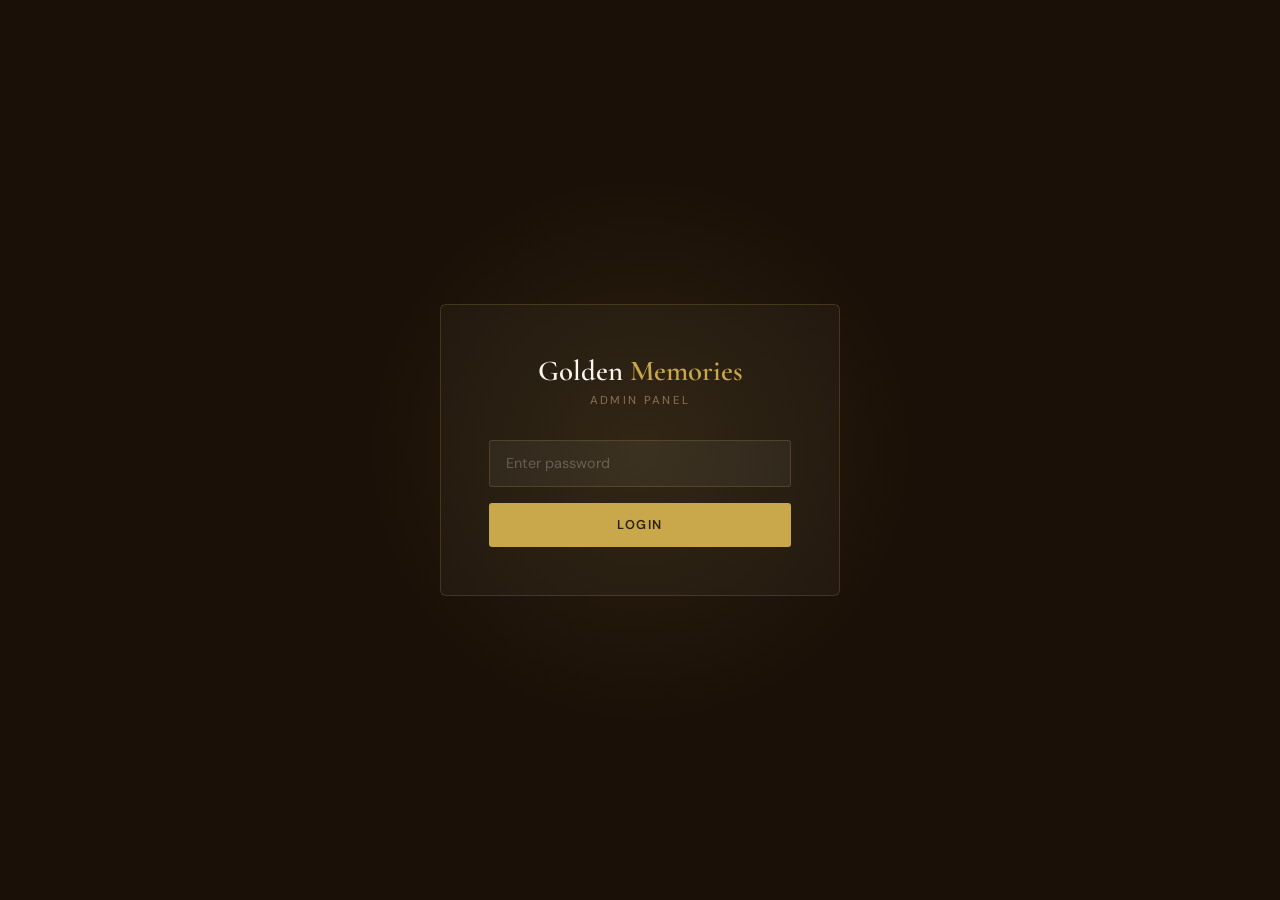
<file: adminisher.html>
<!DOCTYPE html>
<html lang="en">
<head>
  <meta charset="UTF-8"/>
  <meta name="viewport" content="width=device-width, initial-scale=1.0"/>
  <title>Admin — Golden Memories</title>
  <link href="https://fonts.googleapis.com/css2?family=Cormorant+Garamond:ital,wght@0,300;0,400;0,600;1,300;1,400&family=DM+Sans:wght@300;400;500&display=swap" rel="stylesheet"/>
  <style>
    *, *::before, *::after { box-sizing: border-box; margin: 0; padding: 0; }
    :root {
      --gold: #C9A84C; --gold-light: #E8C97A; --gold-pale: #F5E6C0;
      --cream: #FBF6EE; --warm-dark: #2C1F0E; --warm-mid: #6B4F2A;
      --text: #3A2C1A; --muted: #8B7355;
      --red: #c0392b; --green: #27ae60;
    }
    body { font-family: 'DM Sans', sans-serif; background: #1A1007; color: var(--cream); min-height: 100vh; }

    /* ── LOGIN ── */
    #login-screen {
      min-height: 100vh; display: flex; align-items: center; justify-content: center;
      background: #1A1007;
      position: relative; overflow: hidden;
    }
    #login-screen::before {
      content: ''; position: absolute; top: 50%; left: 50%;
      transform: translate(-50%, -50%);
      width: 600px; height: 600px;
      background: radial-gradient(circle, rgba(201,168,76,0.1) 0%, transparent 65%);
      border-radius: 50%; pointer-events: none;
    }
    .login-box {
      background: rgba(255,255,255,0.03);
      border: 1px solid rgba(201,168,76,0.2);
      border-radius: 6px; padding: 3rem;
      width: 100%; max-width: 400px;
      position: relative; z-index: 2;
      text-align: center;
    }
    .login-logo { font-family: 'Cormorant Garamond', serif; font-size: 1.8rem; font-weight: 600; color: var(--cream); margin-bottom: 0.3rem; }
    .login-logo span { color: var(--gold); }
    .login-sub { font-size: 0.72rem; letter-spacing: 0.2em; text-transform: uppercase; color: var(--muted); margin-bottom: 2rem; }
    .login-box input {
      width: 100%; padding: 0.85rem 1rem;
      background: rgba(255,255,255,0.05);
      border: 1px solid rgba(201,168,76,0.2);
      border-radius: 3px; color: var(--cream);
      font-family: 'DM Sans', sans-serif; font-size: 0.9rem;
      margin-bottom: 1rem; outline: none; transition: border 0.3s;
    }
    .login-box input:focus { border-color: var(--gold); }
    .login-box input::placeholder { color: rgba(251,246,238,0.25); }
    .btn-gold {
      width: 100%; padding: 0.85rem;
      background: var(--gold); color: var(--warm-dark);
      border: none; border-radius: 3px; cursor: pointer;
      font-family: 'DM Sans', sans-serif; font-size: 0.8rem;
      font-weight: 600; letter-spacing: 0.12em; text-transform: uppercase;
      transition: background 0.3s;
    }
    .btn-gold:hover { background: var(--gold-light); }
    .login-error { color: #e74c3c; font-size: 0.8rem; margin-top: 0.8rem; display: none; }

    /* ── ADMIN SHELL ── */
    #admin-shell { display: none; min-height: 100vh; }

    .admin-nav {
      background: #110A03; border-bottom: 1px solid rgba(201,168,76,0.15);
      padding: 1rem 2rem; display: flex; align-items: center; justify-content: space-between;
      position: sticky; top: 0; z-index: 100;
    }
    .admin-logo { font-family: 'Cormorant Garamond', serif; font-size: 1.3rem; color: var(--cream); }
    .admin-logo span { color: var(--gold); }
    .admin-logo small { font-family: 'DM Sans', sans-serif; font-size: 0.65rem; letter-spacing: 0.15em; text-transform: uppercase; color: var(--muted); display: block; margin-top: -2px; }
    .logout-btn {
      background: rgba(192,57,43,0.15); color: #e74c3c;
      border: 1px solid rgba(192,57,43,0.3); border-radius: 3px;
      padding: 0.4rem 1rem; font-size: 0.72rem; letter-spacing: 0.1em;
      text-transform: uppercase; cursor: pointer; font-family: 'DM Sans', sans-serif;
      transition: all 0.3s;
    }
    .logout-btn:hover { background: rgba(192,57,43,0.3); }

    .admin-body { display: grid; grid-template-columns: 220px 1fr; min-height: calc(100vh - 60px); }

    /* ── SIDEBAR ── */
    .admin-sidebar {
      background: #110A03; border-right: 1px solid rgba(201,168,76,0.1);
      padding: 1.5rem 0;
    }
    .sidebar-label { font-size: 0.6rem; letter-spacing: 0.2em; text-transform: uppercase; color: var(--muted); padding: 0 1.2rem; margin-bottom: 0.5rem; margin-top: 1rem; }
    .sidebar-item {
      display: flex; align-items: center; gap: 0.7rem;
      padding: 0.75rem 1.2rem; cursor: pointer;
      font-size: 0.83rem; color: rgba(251,246,238,0.5);
      transition: all 0.25s; border-left: 2px solid transparent;
    }
    .sidebar-item:hover { color: var(--cream); background: rgba(201,168,76,0.05); }
    .sidebar-item.active { color: var(--gold); border-left-color: var(--gold); background: rgba(201,168,76,0.07); }
    .sidebar-icon { font-size: 1rem; width: 20px; text-align: center; }

    /* ── MAIN CONTENT ── */
    .admin-main { padding: 2rem; background: #1A1007; overflow-y: auto; }

    .panel { display: none; }
    .panel.active { display: block; }

    .panel-header { margin-bottom: 2rem; }
    .panel-title { font-family: 'Cormorant Garamond', serif; font-size: 2rem; font-weight: 300; color: var(--cream); }
    .panel-title em { font-style: italic; color: var(--gold); }
    .panel-sub { font-size: 0.82rem; color: var(--muted); margin-top: 0.3rem; }

    /* ── STATS ── */
    .stats-grid { display: grid; grid-template-columns: repeat(3, 1fr); gap: 1rem; margin-bottom: 2rem; }
    .stat-card {
      background: rgba(255,255,255,0.03); border: 1px solid rgba(201,168,76,0.15);
      border-radius: 4px; padding: 1.5rem;
    }
    .stat-num { font-family: 'Cormorant Garamond', serif; font-size: 2.5rem; color: var(--gold); font-weight: 300; line-height: 1; }
    .stat-label { font-size: 0.75rem; color: var(--muted); margin-top: 0.3rem; letter-spacing: 0.05em; }

    /* ── ADD PRODUCT FORM ── */
    .form-card {
      background: rgba(255,255,255,0.03); border: 1px solid rgba(201,168,76,0.15);
      border-radius: 4px; padding: 1.5rem; margin-bottom: 2rem;
    }
    .form-card-title { font-size: 0.72rem; letter-spacing: 0.15em; text-transform: uppercase; color: var(--gold); margin-bottom: 1.2rem; }
    .form-row { display: grid; grid-template-columns: 1fr 1fr; gap: 1rem; margin-bottom: 1rem; }
    .form-group { display: flex; flex-direction: column; gap: 0.4rem; }
    .form-group.full { grid-column: 1 / -1; }
    label { font-size: 0.72rem; letter-spacing: 0.1em; text-transform: uppercase; color: var(--muted); }
    input[type="text"], input[type="file"], select, textarea {
      padding: 0.7rem 0.9rem;
      background: rgba(255,255,255,0.05);
      border: 1px solid rgba(201,168,76,0.2);
      border-radius: 3px; color: var(--cream);
      font-family: 'DM Sans', sans-serif; font-size: 0.85rem;
      outline: none; transition: border 0.3s; width: 100%;
    }
    input:focus, select:focus, textarea:focus { border-color: var(--gold); }
    input::placeholder, textarea::placeholder { color: rgba(251,246,238,0.2); }
    select option { background: #1A1007; color: var(--cream); }
    textarea { resize: vertical; min-height: 80px; }

    /* Image upload */
    .img-upload-area {
      border: 2px dashed rgba(201,168,76,0.3); border-radius: 4px;
      padding: 2rem; text-align: center; cursor: pointer;
      transition: all 0.3s; position: relative;
    }
    .img-upload-area:hover { border-color: var(--gold); background: rgba(201,168,76,0.04); }
    .img-upload-area input[type="file"] {
      position: absolute; inset: 0; opacity: 0; cursor: pointer;
      padding: 0; border: none; background: none;
    }
    .upload-icon { font-size: 2rem; margin-bottom: 0.5rem; opacity: 0.5; }
    .upload-text { font-size: 0.8rem; color: var(--muted); }
    .upload-hint { font-size: 0.7rem; color: rgba(251,246,238,0.2); margin-top: 0.3rem; }
    .img-preview { width: 100%; max-height: 160px; object-fit: cover; border-radius: 3px; margin-top: 0.8rem; display: none; }

    .form-actions { display: flex; gap: 0.8rem; margin-top: 1rem; }
    .btn-submit {
      padding: 0.7rem 1.8rem; background: var(--gold); color: var(--warm-dark);
      border: none; border-radius: 3px; cursor: pointer;
      font-family: 'DM Sans', sans-serif; font-size: 0.75rem;
      font-weight: 600; letter-spacing: 0.1em; text-transform: uppercase;
      transition: background 0.3s;
    }
    .btn-submit:hover { background: var(--gold-light); }
    .btn-cancel {
      padding: 0.7rem 1.4rem; background: transparent; color: var(--muted);
      border: 1px solid rgba(201,168,76,0.2); border-radius: 3px; cursor: pointer;
      font-family: 'DM Sans', sans-serif; font-size: 0.75rem;
      letter-spacing: 0.1em; text-transform: uppercase; transition: all 0.3s;
    }
    .btn-cancel:hover { border-color: var(--muted); color: var(--cream); }

    /* ── PRODUCTS LIST ── */
    .products-list-grid {
      display: grid; grid-template-columns: repeat(auto-fill, minmax(220px, 1fr));
      gap: 1rem;
    }
    .admin-product-card {
      background: rgba(255,255,255,0.03); border: 1px solid rgba(201,168,76,0.12);
      border-radius: 4px; overflow: hidden; transition: border 0.3s;
    }
    .admin-product-card:hover { border-color: rgba(201,168,76,0.35); }
    .admin-card-img {
      width: 100%; height: 160px; object-fit: cover; object-position: center top;
      display: block; background: linear-gradient(135deg, #F5E6C0, #C9A84C);
    }
    .admin-card-img-placeholder {
      width: 100%; height: 160px;
      background: linear-gradient(135deg, rgba(201,168,76,0.1), rgba(201,168,76,0.05));
      display: flex; align-items: center; justify-content: center;
      font-size: 2rem; opacity: 0.3;
    }
    .admin-card-info { padding: 0.9rem; }
    .admin-card-tag {
      font-size: 0.6rem; letter-spacing: 0.12em; text-transform: uppercase;
      background: rgba(201,168,76,0.15); color: var(--gold);
      padding: 0.2rem 0.5rem; border-radius: 2px; display: inline-block; margin-bottom: 0.4rem;
    }
    .admin-card-name { font-family: 'Cormorant Garamond', serif; font-size: 1rem; color: var(--cream); margin-bottom: 0.3rem; }
    .admin-card-desc { font-size: 0.72rem; color: var(--muted); line-height: 1.5; margin-bottom: 0.8rem; }
    .admin-card-actions { display: flex; gap: 0.5rem; }
    .btn-edit {
      flex: 1; padding: 0.45rem; background: rgba(201,168,76,0.1);
      border: 1px solid rgba(201,168,76,0.25); border-radius: 2px;
      color: var(--gold); font-size: 0.68rem; letter-spacing: 0.08em;
      text-transform: uppercase; cursor: pointer; font-family: 'DM Sans', sans-serif;
      transition: all 0.25s; text-align: center;
    }
    .btn-edit:hover { background: rgba(201,168,76,0.2); }
    .btn-delete {
      flex: 1; padding: 0.45rem; background: rgba(192,57,43,0.08);
      border: 1px solid rgba(192,57,43,0.25); border-radius: 2px;
      color: #e74c3c; font-size: 0.68rem; letter-spacing: 0.08em;
      text-transform: uppercase; cursor: pointer; font-family: 'DM Sans', sans-serif;
      transition: all 0.25s; text-align: center;
    }
    .btn-delete:hover { background: rgba(192,57,43,0.2); }

    .empty-msg {
      grid-column: 1 / -1; text-align: center; padding: 3rem;
      color: var(--muted); font-size: 0.85rem;
    }
    .empty-msg .empty-icon { font-size: 2.5rem; margin-bottom: 0.8rem; opacity: 0.3; }

    /* Toast */
    .toast {
      position: fixed; bottom: 2rem; right: 2rem; z-index: 9999;
      background: var(--warm-dark); border: 1px solid rgba(201,168,76,0.3);
      border-left: 3px solid var(--gold); border-radius: 4px;
      padding: 0.9rem 1.4rem; font-size: 0.82rem; color: var(--cream);
      transform: translateY(100px); opacity: 0; transition: all 0.35s;
      pointer-events: none;
    }
    .toast.show { transform: translateY(0); opacity: 1; }
    .toast.error { border-left-color: #e74c3c; }

    /* Change password */
    .settings-card {
      background: rgba(255,255,255,0.03); border: 1px solid rgba(201,168,76,0.15);
      border-radius: 4px; padding: 1.5rem; max-width: 400px;
    }

@media (max-width: 700px) {

  .admin-body {
    grid-template-columns: 1fr;
  }

  .admin-sidebar {
    display: flex;
    overflow-x: auto;
    border-right: none;
    border-bottom: 1px solid rgba(201,168,76,0.1);
    padding: 0.5rem;
    gap: 0.5rem;
    background: #110A03;
  }

  .sidebar-label {
    display: none;
  }

  .sidebar-item {
    white-space: nowrap;
    border-left: none;
    border-bottom: 2px solid transparent;
    padding: 0.7rem 1rem;
    flex-shrink: 0;
  }

  .sidebar-item.active {
    border-bottom-color: var(--gold);
  }

  .admin-main {
    padding: 1rem;
  }

  .stats-grid {
    grid-template-columns: 1fr;
  }

  .form-row {
    grid-template-columns: 1fr;
  }
}
  </style>
</head>
<body>

<!-- LOGIN -->
<div id="login-screen">
  <div class="login-box">
    <div class="login-logo">Golden <span>Memories</span></div>
    <div class="login-sub">Admin Panel</div>
    <input type="password" id="pw-input" placeholder="Enter password" />
    <button class="btn-gold" onclick="doLogin()">Login</button>
    <div class="login-error" id="login-error">Incorrect password. Try again.</div>
  </div>
</div>

<!-- ADMIN SHELL -->
<div id="admin-shell">

  <nav class="admin-nav">
    <div class="admin-logo">Golden <span>Memories</span> <small>Admin Panel</small></div>
    <button class="logout-btn" onclick="logout()">Logout</button>
  </nav>

  <div class="admin-body">

    <!-- SIDEBAR -->
    <aside class="admin-sidebar">
      <div class="sidebar-label">Overview</div>
      <div class="sidebar-item active" onclick="showPanel('dashboard', this)">
        <span class="sidebar-icon">📊</span> Dashboard
      </div>
      <div class="sidebar-label">Categories</div>
      <div class="sidebar-item" onclick="showPanel('booklets', this)">
        <span class="sidebar-icon">📖</span> Nikah Booklets
      </div>
      <div class="sidebar-item" onclick="showPanel('frames', this)">
        <span class="sidebar-icon">🖼️</span> Nikah Frames
      </div>
      <div class="sidebar-item" onclick="showPanel('occasions', this)">
        <span class="sidebar-icon">✨</span> Special Occasions
      </div>
      <div class="sidebar-label">Account</div>
      <div class="sidebar-item" onclick="showPanel('settings', this)">
        <span class="sidebar-icon">⚙️</span> Settings
      </div>
    </aside>

    <!-- MAIN -->
    <main class="admin-main">

      <!-- DASHBOARD -->
      <div class="panel active" id="panel-dashboard">
        <div class="panel-header">
          <div class="panel-title">Welcome back <em>✦</em></div>
          <div class="panel-sub">Manage your Golden Memories products from here.</div>
        </div>
        <div class="stats-grid">
          <div class="stat-card">
            <div class="stat-num" id="stat-booklets">0</div>
            <div class="stat-label">Nikah Booklets</div>
          </div>
          <div class="stat-card">
            <div class="stat-num" id="stat-frames">0</div>
            <div class="stat-label">Nikah Frames</div>
          </div>
          <div class="stat-card">
            <div class="stat-num" id="stat-occasions">0</div>
            <div class="stat-label">Special Occasions</div>
          </div>
        </div>
        <div class="form-card">
          <div class="form-card-title">Quick Tips</div>
          <p style="font-size:0.82rem;color:var(--muted);line-height:1.8;">
            ✦ Go to a category from the sidebar to add, edit or delete products.<br>
            ✦ Images are stored in the browser — changes show on the live site immediately.<br>
            ✦ You can change your password anytime from Settings.
          </p>
        </div>
      </div>

      <!-- BOOKLETS PANEL -->
      <div class="panel" id="panel-booklets">
        <div class="panel-header">
          <div class="panel-title">Nikah <em>Booklets</em></div>
          <div class="panel-sub">Add, edit or remove booklet products.</div>
        </div>
        <div id="form-booklets"></div>
        <div class="products-list-grid" id="list-booklets"></div>
      </div>

      <!-- FRAMES PANEL -->
      <div class="panel" id="panel-frames">
        <div class="panel-header">
          <div class="panel-title">Nikah <em>Frames</em></div>
          <div class="panel-sub">Add, edit or remove frame products.</div>
        </div>
        <div id="form-frames"></div>
        <div class="products-list-grid" id="list-frames"></div>
      </div>

      <!-- OCCASIONS PANEL -->
      <div class="panel" id="panel-occasions">
        <div class="panel-header">
          <div class="panel-title">Special <em>Occasions</em></div>
          <div class="panel-sub">Add, edit or remove special occasion products.</div>
        </div>
        <div id="form-occasions"></div>
        <div class="products-list-grid" id="list-occasions"></div>
      </div>

      <!-- SETTINGS -->
      <div class="panel" id="panel-settings">
        <div class="panel-header">
          <div class="panel-title">Settings <em>⚙</em></div>
          <div class="panel-sub">Change your admin password.</div>
        </div>
        <div class="settings-card">
          <div class="form-card-title" style="margin-bottom:1rem;">Change Password</div>
          <div class="form-group" style="margin-bottom:1rem;">
            <label>Current Password</label>
            <input type="password" id="cur-pw" placeholder="Current password" />
          </div>
          <div class="form-group" style="margin-bottom:1rem;">
            <label>New Password</label>
            <input type="password" id="new-pw" placeholder="New password" />
          </div>
          <div class="form-group" style="margin-bottom:1.2rem;">
            <label>Confirm New Password</label>
            <input type="password" id="conf-pw" placeholder="Confirm new password" />
          </div>
          <button class="btn-submit" onclick="changePassword()">Update Password</button>
        </div>
      </div>

    </main>
  </div>
</div>

<div class="toast" id="toast"></div>

<script>
// ── CONFIG ──
const DEFAULT_PASSWORD = 'goldenhourr';
const CATEGORY_TAGS = {
  booklets: ['Classic','Modern','Floral','Premium'],
  frames:   ['Arch','Classic','Modern','Premium'],
  occasions:['Birthday','Aqiqah','Walima','Premium']
};

// ── AUTH ──
function getPassword() { return localStorage.getItem('gm_password') || DEFAULT_PASSWORD; }

function doLogin() {
  const val = document.getElementById('pw-input').value;
  if (val === getPassword()) {
    localStorage.setItem('gm_authed', '1');
    document.getElementById('login-screen').style.display = 'none';
    document.getElementById('admin-shell').style.display = 'block';
    initAdmin();
  } else {
    document.getElementById('login-error').style.display = 'block';
  }
}
document.getElementById('pw-input').addEventListener('keydown', e => { if (e.key === 'Enter') doLogin(); });

function logout() {
  localStorage.removeItem('gm_authed');
  location.reload();
}

function changePassword() {
  const cur = document.getElementById('cur-pw').value;
  const nw  = document.getElementById('new-pw').value;
  const cf  = document.getElementById('conf-pw').value;
  if (cur !== getPassword()) return showToast('Current password is wrong.', true);
  if (!nw) return showToast('New password cannot be empty.', true);
  if (nw !== cf) return showToast('Passwords do not match.', true);
  localStorage.setItem('gm_password', nw);
  document.getElementById('cur-pw').value = '';
  document.getElementById('new-pw').value = '';
  document.getElementById('conf-pw').value = '';
  showToast('Password updated successfully!');
}

// Auto-login if already authed
if (localStorage.getItem('gm_authed') === '1') {
  document.getElementById('login-screen').style.display = 'none';
  document.getElementById('admin-shell').style.display = 'block';
  initAdmin();
}

// ── DATA ──
function getProducts(cat) {
  try { return JSON.parse(localStorage.getItem('gm_products_' + cat) || '[]'); }
  catch { return []; }
}
function saveProducts(cat, arr) {
  localStorage.setItem('gm_products_' + cat, JSON.stringify(arr));
}

// ── PANELS ──
function showPanel(name, el) {
  document.querySelectorAll('.panel').forEach(p => p.classList.remove('active'));
  document.querySelectorAll('.sidebar-item').forEach(s => s.classList.remove('active'));
  document.getElementById('panel-' + name).classList.add('active');
  el.classList.add('active');
  if (['booklets','frames','occasions'].includes(name)) renderCategory(name);
  if (name === 'dashboard') updateStats();
}

function updateStats() {
  ['booklets','frames','occasions'].forEach(cat => {
    document.getElementById('stat-' + cat).textContent = getProducts(cat).length;
  });
}

// ── RENDER CATEGORY ──
let editingId = { booklets: null, frames: null, occasions: null };

function renderCategory(cat) {
  renderForm(cat);
  renderList(cat);
}

function renderForm(cat) {
  const tags = CATEGORY_TAGS[cat];
  const isEditing = editingId[cat] !== null;
  const product = isEditing ? getProducts(cat).find(p => p.id === editingId[cat]) : null;

  const tagOptions = tags.map(t =>
    `<option value="${t.toLowerCase()}" ${product && product.tag === t.toLowerCase() ? 'selected' : ''}>${t}</option>`
  ).join('');

  document.getElementById('form-' + cat).innerHTML = `
    <div class="form-card" style="margin-bottom:1.5rem;">
      <div class="form-card-title">${isEditing ? '✏️ Edit Product' : '+ Add New Product'}</div>
      <input type="hidden" id="${cat}-edit-id" value="${isEditing ? product.id : ''}" />
      <div class="form-row">
        <div class="form-group">
          <label>Product Name</label>
          <input type="text" id="${cat}-name" placeholder="e.g. Classic Nikah Booklet" value="${product ? product.name : ''}" />
        </div>
        <div class="form-group">
          <label>Tag / Category</label>
          <select id="${cat}-tag">${tagOptions}</select>
        </div>
      </div>
      <div class="form-row">
        <div class="form-group full">
          <label>Description</label>
          <textarea id="${cat}-desc" placeholder="Short description of the product...">${product ? product.desc : ''}</textarea>
        </div>
      </div>
      <div class="form-row">
        <div class="form-group">
          <label>Badge Label (optional)</label>
          <input type="text" id="${cat}-badge" placeholder="e.g. Bestseller, New, Premium" value="${product ? product.badge : ''}" />
        </div>
        <div class="form-group">
          <label>Product Image</label>
          <div class="img-upload-area" onclick="document.getElementById('${cat}-img-input').click()">
            <div class="upload-icon">🖼️</div>
            <div class="upload-text">${isEditing && product.img ? 'Click to change image' : 'Click to upload image'}</div>
            <div class="upload-hint">JPG, PNG, WEBP supported</div>
            <input type="file" id="${cat}-img-input" accept="image/*" onchange="previewImage(this, '${cat}-preview')" style="display:none" />
          </div>
          ${isEditing && product.img ? `<img src="${product.img}" class="img-preview" id="${cat}-preview" style="display:block;" />` : `<img class="img-preview" id="${cat}-preview" />`}
        </div>
      </div>
      <div class="form-actions">
        <button class="btn-submit" onclick="saveProduct('${cat}')">${isEditing ? 'Update Product' : 'Add Product'}</button>
        ${isEditing ? `<button class="btn-cancel" onclick="cancelEdit('${cat}')">Cancel</button>` : ''}
      </div>
    </div>
  `;
}

function renderList(cat) {
  const products = getProducts(cat);
  const listEl = document.getElementById('list-' + cat);

  if (products.length === 0) {
    listEl.innerHTML = `<div class="empty-msg"><div class="empty-icon">📭</div>No products yet. Add your first one above!</div>`;
    return;
  }

  listEl.innerHTML = products.map(p => `
    <div class="admin-product-card">
      ${p.img
        ? `<img src="${p.img}" class="admin-card-img" alt="${p.name}" />`
        : `<div class="admin-card-img-placeholder">🖼️</div>`
      }
      <div class="admin-card-info">
        <div class="admin-card-tag">${p.tag}</div>
        <div class="admin-card-name">${p.name}</div>
        <div class="admin-card-desc">${p.desc}</div>
        <div class="admin-card-actions">
          <button class="btn-edit" onclick="startEdit('${cat}', '${p.id}')">Edit</button>
          <button class="btn-delete" onclick="deleteProduct('${cat}', '${p.id}')">Delete</button>
        </div>
      </div>
    </div>
  `).join('');
}

// ── SAVE / EDIT / DELETE ──
function previewImage(input, previewId) {
  const file = input.files[0];
  if (!file) return;
  const reader = new FileReader();
  reader.onload = e => {
    const img = document.getElementById(previewId);
    img.src = e.target.result;
    img.style.display = 'block';
  };
  reader.readAsDataURL(file);
}

function saveProduct(cat) {
  const name  = document.getElementById(cat + '-name').value.trim();
  const tag   = document.getElementById(cat + '-tag').value;
  const desc  = document.getElementById(cat + '-desc').value.trim();
  const badge = document.getElementById(cat + '-badge').value.trim();
  const imgInput = document.getElementById(cat + '-img-input');
  const editId = document.getElementById(cat + '-edit-id').value;

  if (!name) return showToast('Please enter a product name.', true);

  const products = getProducts(cat);

  if (editId) {
    // editing
    const idx = products.findIndex(p => p.id === editId);
    if (idx === -1) return;
    const existing = products[idx];

    if (imgInput.files[0]) {
      const reader = new FileReader();
      reader.onload = e => {
        products[idx] = { ...existing, name, tag, desc, badge, img: e.target.result };
        saveProducts(cat, products);
        editingId[cat] = null;
        renderCategory(cat);
        updateStats();
        showToast('Product updated!');
      };
      reader.readAsDataURL(imgInput.files[0]);
    } else {
      products[idx] = { ...existing, name, tag, desc, badge };
      saveProducts(cat, products);
      editingId[cat] = null;
      renderCategory(cat);
      updateStats();
      showToast('Product updated!');
    }
  } else {
    // new product
    const newProduct = { id: Date.now().toString(), name, tag, desc, badge, img: '' };
    if (imgInput.files[0]) {
      const reader = new FileReader();
      reader.onload = e => {
        newProduct.img = e.target.result;
        products.push(newProduct);
        saveProducts(cat, products);
        renderCategory(cat);
        updateStats();
        showToast('Product added!');
      };
      reader.readAsDataURL(imgInput.files[0]);
    } else {
      products.push(newProduct);
      saveProducts(cat, products);
      renderCategory(cat);
      updateStats();
      showToast('Product added!');
    }
  }
}

function startEdit(cat, id) {
  editingId[cat] = id;
  renderCategory(cat);
  document.getElementById('form-' + cat).scrollIntoView({ behavior: 'smooth' });
}

function cancelEdit(cat) {
  editingId[cat] = null;
  renderCategory(cat);
}

function deleteProduct(cat, id) {
  if (!confirm('Delete this product? This cannot be undone.')) return;
  const products = getProducts(cat).filter(p => p.id !== id);
  saveProducts(cat, products);
  renderCategory(cat);
  updateStats();
  showToast('Product deleted.');
}

// ── TOAST ──
function showToast(msg, isError = false) {
  const t = document.getElementById('toast');
  t.textContent = msg;
  t.className = 'toast show' + (isError ? ' error' : '');
  setTimeout(() => t.className = 'toast', 3000);
}

// ── INIT ──
function initAdmin() {
  updateStats();
}
</script>

</body>
</html>
</file>
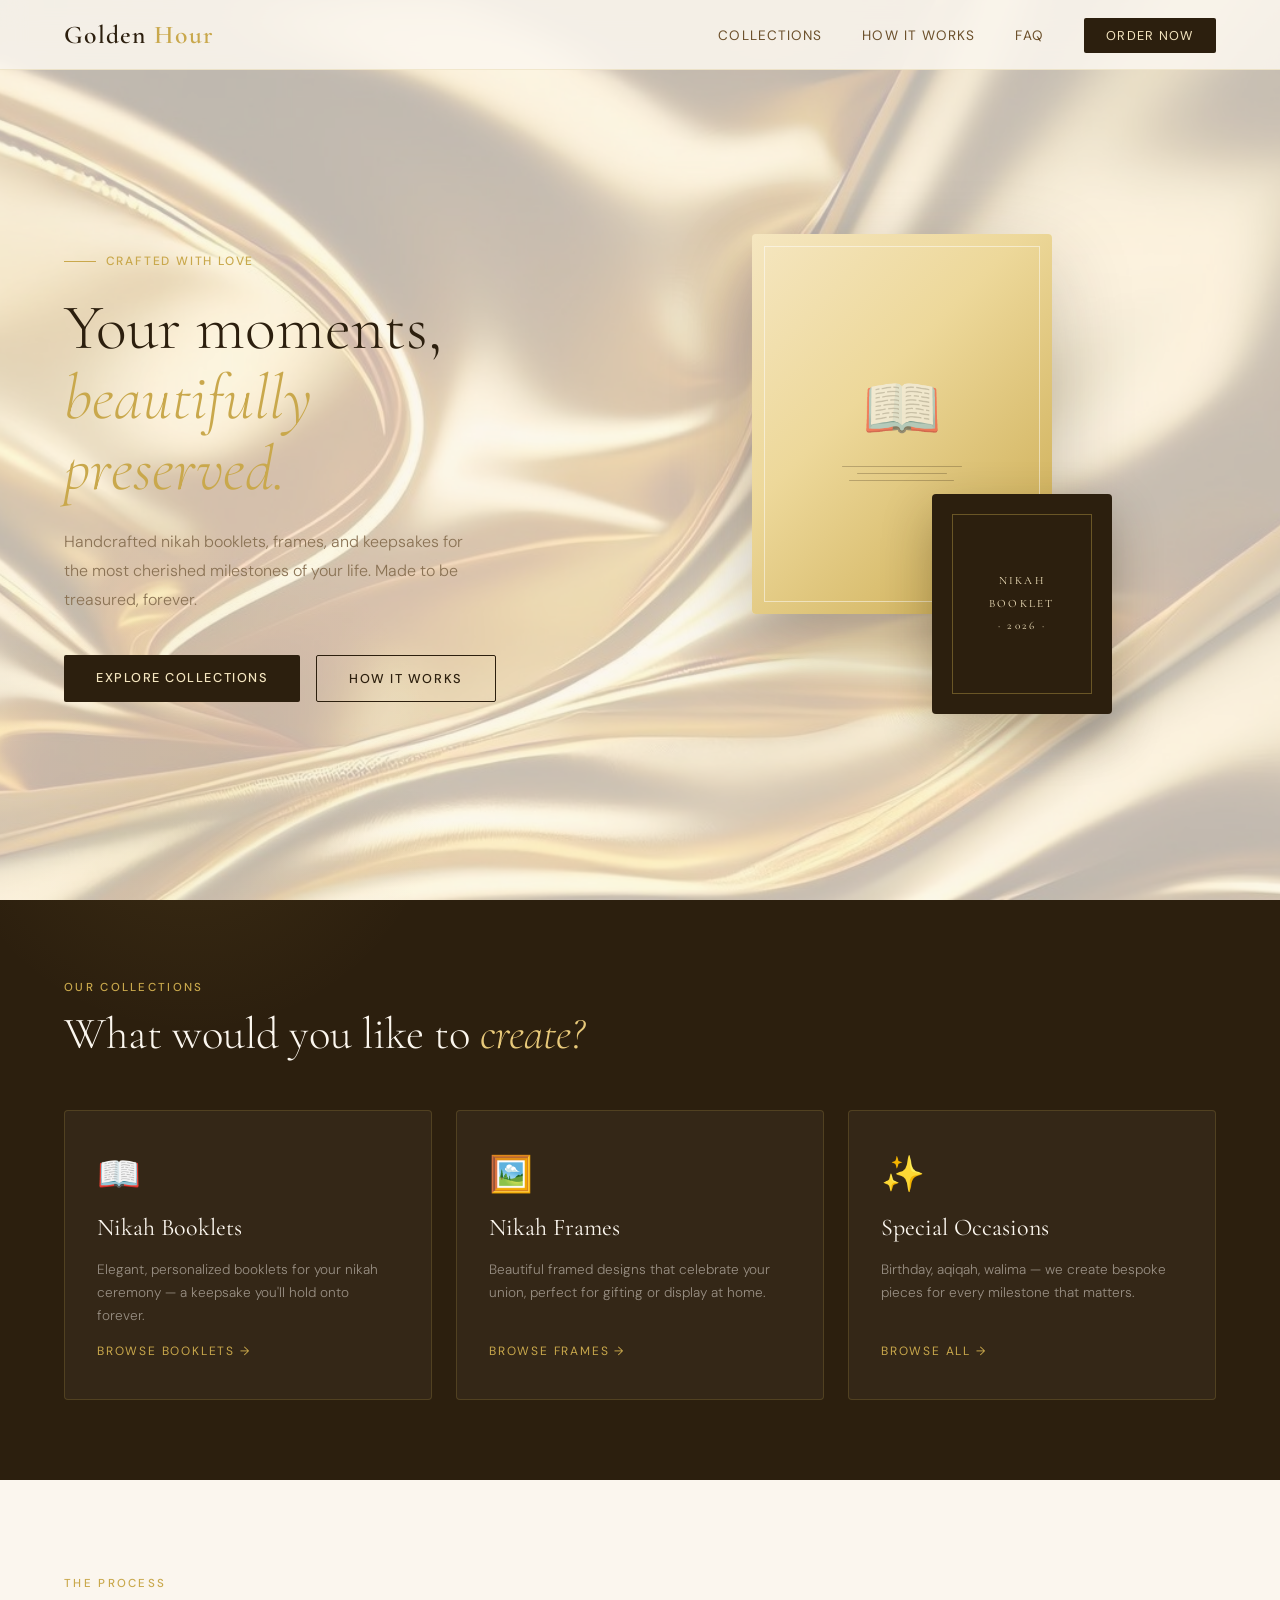
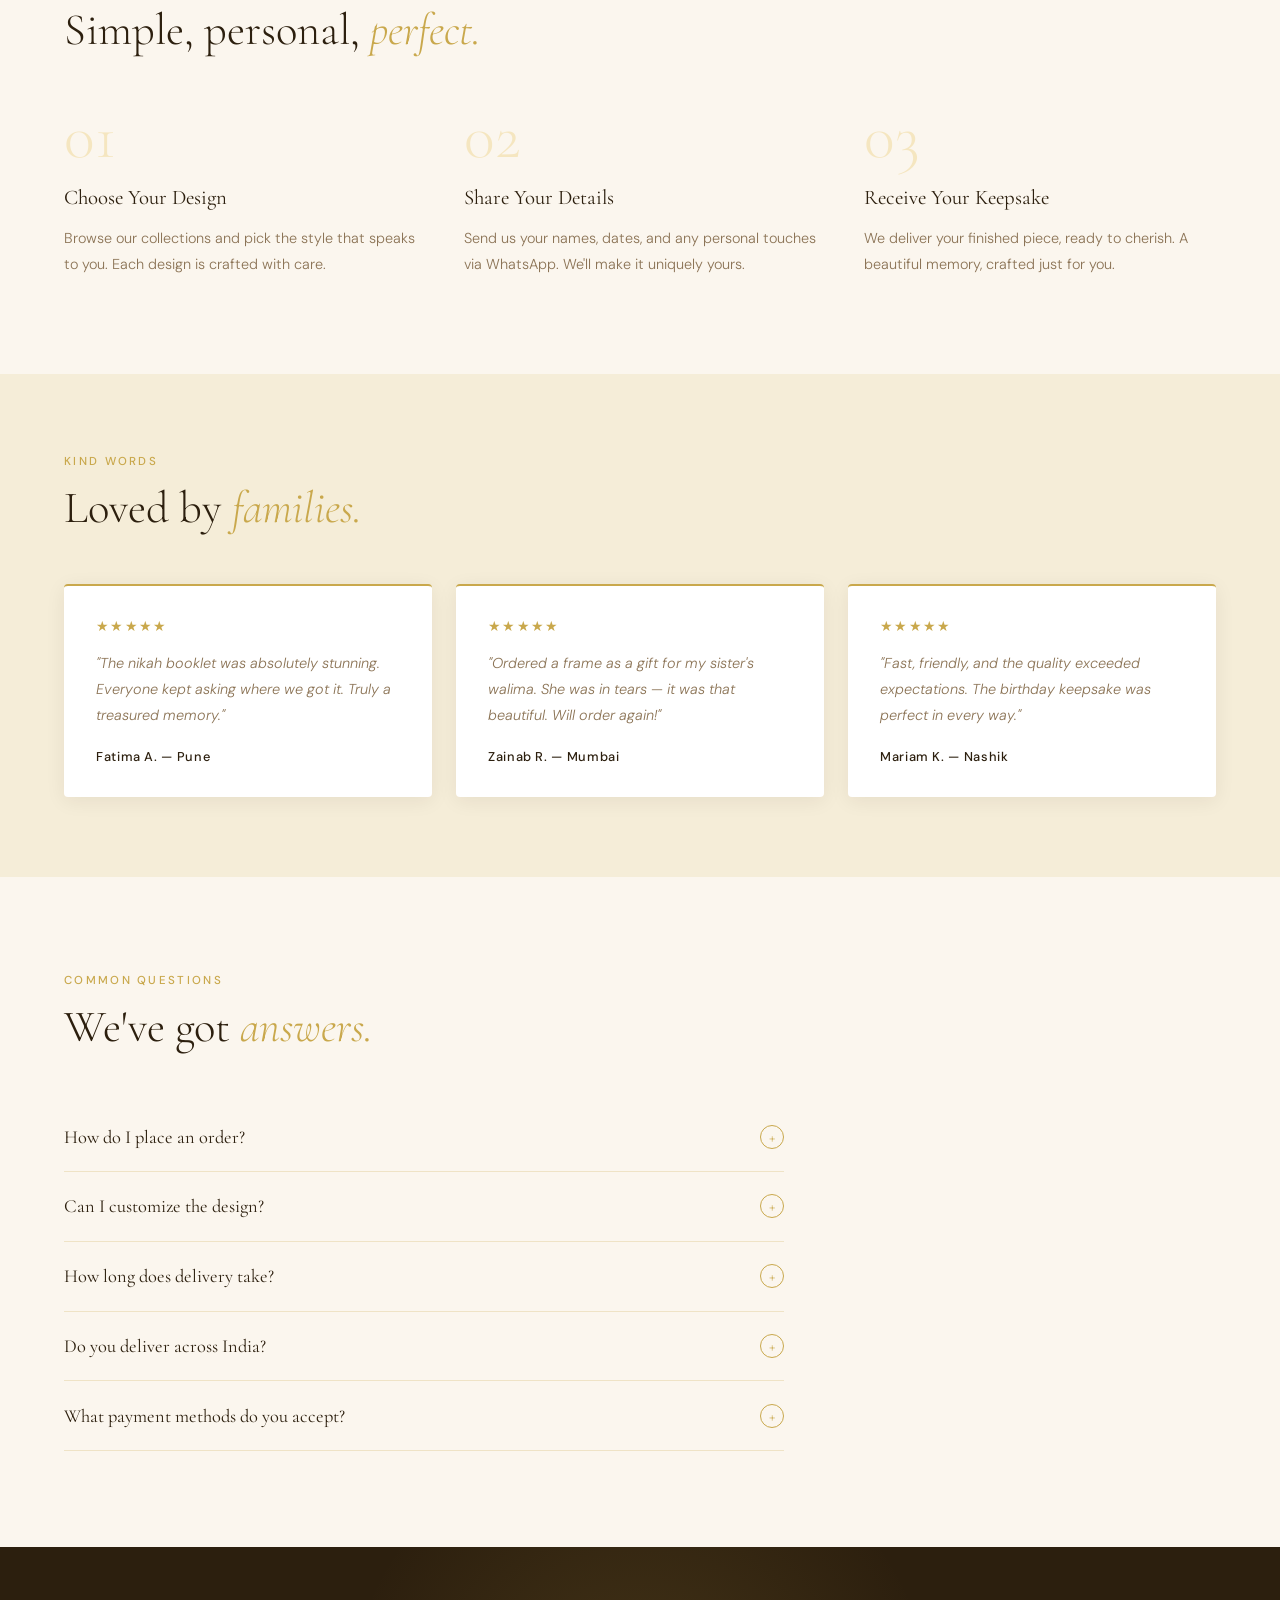
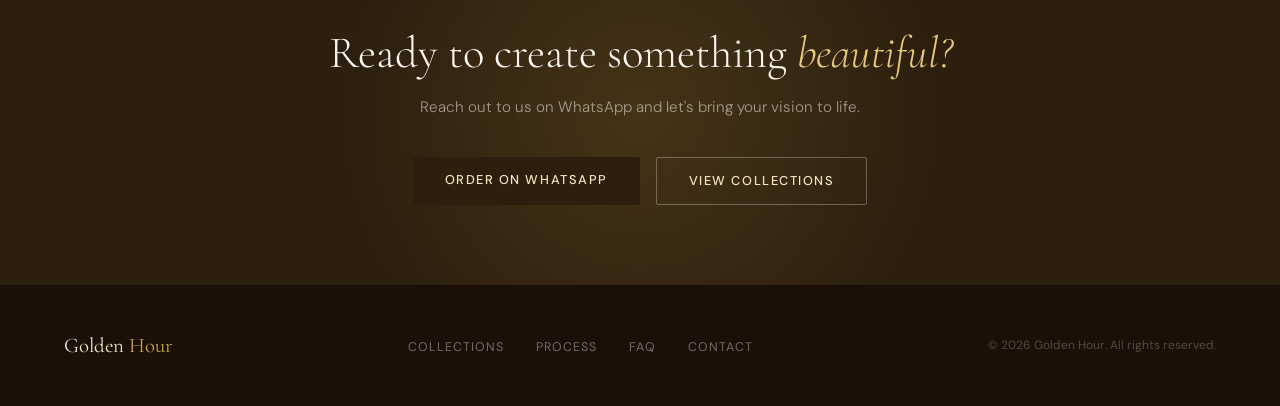
<file: hp.html>
<!DOCTYPE html>
<html lang="en">
<head>
  <meta charset="UTF-8"/>
  <meta name="viewport" content="width=device-width, initial-scale=1.0"/>
  <title>Golden Hour</title>
  <link href="https://fonts.googleapis.com/css2?family=Cormorant+Garamond:ital,wght@0,300;0,400;0,600;1,300;1,400&family=DM+Sans:wght@300;400;500&display=swap" rel="stylesheet"/>
  <link rel="stylesheet" href="style.css"/>
</head>
<body>

  <!-- NAVBAR -->
  <nav>
    <div class="nav-logo">Golden <span>Hour</span></div>
    <button class="hamburger" aria-label="Toggle menu">
      <span></span><span></span><span></span>
    </button>
    <ul class="nav-links">
      <li><a href="#categories">Collections</a></li>
      <li><a href="#how">How It Works</a></li>
      <li><a href="#faq">FAQ</a></li>
      <li><a href="#contact" class="nav-cta">Order Now</a></li>
    </ul>
  </nav>

  <!-- HERO -->
  <section class="hero">
    <div class="hero-left">
      <div class="hero-tag">Crafted with love</div>
      <h1 class="hero-title">
        Your moments,<br>
        <em>beautifully preserved.</em>
      </h1>
      <p class="hero-desc">
        Handcrafted nikah booklets, frames, and keepsakes for the most cherished milestones of your life. Made to be treasured, forever.
      </p>
      <div class="hero-buttons">
        <a href="#categories" class="btn-primary">Explore Collections</a>
        <a href="#how" class="btn-outline">How It Works</a>
      </div>
    </div>
    <div class="hero-right">
      <div class="hero-visual">
        <div class="hero-card-main">
          <div class="booklet-icon">📖</div>
          <div class="booklet-lines">
            <div class="booklet-line" style="width:120px"></div>
            <div class="booklet-line" style="width:90px"></div>
            <div class="booklet-line" style="width:105px"></div>
          </div>
        </div>
        <div class="hero-card-accent">
          <div class="hero-card-accent-inner">Nikah<br>Booklet<br>· 2026 ·</div>
        </div>
      </div>
    </div>
  </section>

  <!-- CATEGORIES -->
  <section class="categories" id="categories">
    <div class="reveal">
      <div class="section-label">Our Collections</div>
      <h2 class="section-title">What would you like to <em>create?</em></h2>
    </div>
    <div class="cat-grid reveal">
      <a class="cat-card" href="#">
        <div class="cat-icon">📖</div>
        <div class="cat-name">Nikah Booklets</div>
        <div class="cat-desc">Elegant, personalized booklets for your nikah ceremony — a keepsake you'll hold onto forever.</div>
        <div class="cat-arrow">Browse Booklets →</div>
      </a>
      <a class="cat-card" href="#">
        <div class="cat-icon">🖼️</div>
        <div class="cat-name">Nikah Frames</div>
        <div class="cat-desc">Beautiful framed designs that celebrate your union, perfect for gifting or display at home.</div>
        <div class="cat-arrow">Browse Frames →</div>
      </a>
      <a class="cat-card" href="#">
        <div class="cat-icon">✨</div>
        <div class="cat-name">Special Occasions</div>
        <div class="cat-desc">Birthday, aqiqah, walima — we create bespoke pieces for every milestone that matters.</div>
        <div class="cat-arrow">Browse All →</div>
      </a>
    </div>
  </section>

  <!-- HOW IT WORKS -->
  <section class="how" id="how">
    <div class="reveal">
      <div class="section-label">The Process</div>
      <h2 class="section-title">Simple, personal, <em>perfect.</em></h2>
    </div>
    <div class="how-grid">
      <div class="how-step reveal">
        <div class="step-num">01</div>
        <div class="step-title">Choose Your Design</div>
        <div class="step-desc">Browse our collections and pick the style that speaks to you. Each design is crafted with care.</div>
      </div>
      <div class="how-step reveal">
        <div class="step-num">02</div>
        <div class="step-title">Share Your Details</div>
        <div class="step-desc">Send us your names, dates, and any personal touches via WhatsApp. We'll make it uniquely yours.</div>
      </div>
      <div class="how-step reveal">
        <div class="step-num">03</div>
        <div class="step-title">Receive Your Keepsake</div>
        <div class="step-desc">We deliver your finished piece, ready to cherish. A beautiful memory, crafted just for you.</div>
      </div>
    </div>
  </section>

  <!-- TESTIMONIALS -->
  <section class="testimonials">
    <div class="reveal">
      <div class="section-label">Kind Words</div>
      <h2 class="section-title">Loved by <em>families.</em></h2>
    </div>
    <div class="testi-grid reveal">
      <div class="testi-card">
        <div class="testi-stars">★★★★★</div>
        <div class="testi-text">"The nikah booklet was absolutely stunning. Everyone kept asking where we got it. Truly a treasured memory."</div>
        <div class="testi-name">Fatima A. — Pune</div>
      </div>
      <div class="testi-card">
        <div class="testi-stars">★★★★★</div>
        <div class="testi-text">"Ordered a frame as a gift for my sister's walima. She was in tears — it was that beautiful. Will order again!"</div>
        <div class="testi-name">Zainab R. — Mumbai</div>
      </div>
      <div class="testi-card">
        <div class="testi-stars">★★★★★</div>
        <div class="testi-text">"Fast, friendly, and the quality exceeded expectations. The birthday keepsake was perfect in every way."</div>
        <div class="testi-name">Mariam K. — Nashik</div>
      </div>
    </div>
  </section>

  <!-- FAQ -->
  <section class="faq" id="faq">
    <div class="reveal">
      <div class="section-label">Common Questions</div>
      <h2 class="section-title">We've got <em>answers.</em></h2>
    </div>
    <div class="faq-list reveal">
      <div class="faq-item">
        <button class="faq-q">How do I place an order? <span class="faq-icon">+</span></button>
        <div class="faq-a">Simply browse our collections, choose your design, and reach out to us on WhatsApp with your details. We'll guide you through the rest!</div>
      </div>
      <div class="faq-item">
        <button class="faq-q">Can I customize the design? <span class="faq-icon">+</span></button>
        <div class="faq-a">Absolutely! Every piece is made to order. You can personalize names, dates, colors, and more. Just let us know your vision.</div>
      </div>
      <div class="faq-item">
        <button class="faq-q">How long does delivery take? <span class="faq-icon">+</span></button>
        <div class="faq-a">Standard orders are ready within 5–7 business days. We also offer express options for urgent orders — just mention it when you reach out.</div>
      </div>
      <div class="faq-item">
        <button class="faq-q">Do you deliver across India? <span class="faq-icon">+</span></button>
        <div class="faq-a">Yes! We deliver pan-India. Shipping charges may vary based on your location. Contact us on WhatsApp for exact details.</div>
      </div>
      <div class="faq-item">
        <button class="faq-q">What payment methods do you accept? <span class="faq-icon">+</span></button>
        <div class="faq-a">We accept UPI, bank transfer, and cash on pickup. Payment details will be shared once your order is confirmed.</div>
      </div>
    </div>
  </section>

  <!-- CTA BANNER -->
  <section class="cta-banner" id="contact">
    <div class="reveal">
      <h2 class="section-title">Ready to create something <em>beautiful?</em></h2>
      <p>Reach out to us on WhatsApp and let's bring your vision to life.</p>
      <div class="cta-btn-group">
        <a href="https://wa.me/917400116117" class="btn-primary" target="_blank">Order on WhatsApp</a>
        <a href="#categories" class="btn-outline" style="color:var(--gold-pale);border-color:rgba(251,246,238,0.3)">View Collections</a>
      </div>
    </div>
  </section>

  <!-- FOOTER -->
  <footer>
    <div class="footer-logo">Golden <span>Hour</span></div>
    <ul class="footer-links">
      <li><a href="#categories">Collections</a></li>
      <li><a href="#how">Process</a></li>
      <li><a href="#faq">FAQ</a></li>
      <li><a href="#contact">Contact</a></li>
    </ul>
    <div class="footer-copy">© 2026 Golden Hour. All rights reserved.</div>
  </footer>

  <script src="script.js"></script>
</body>
</html>
</file>
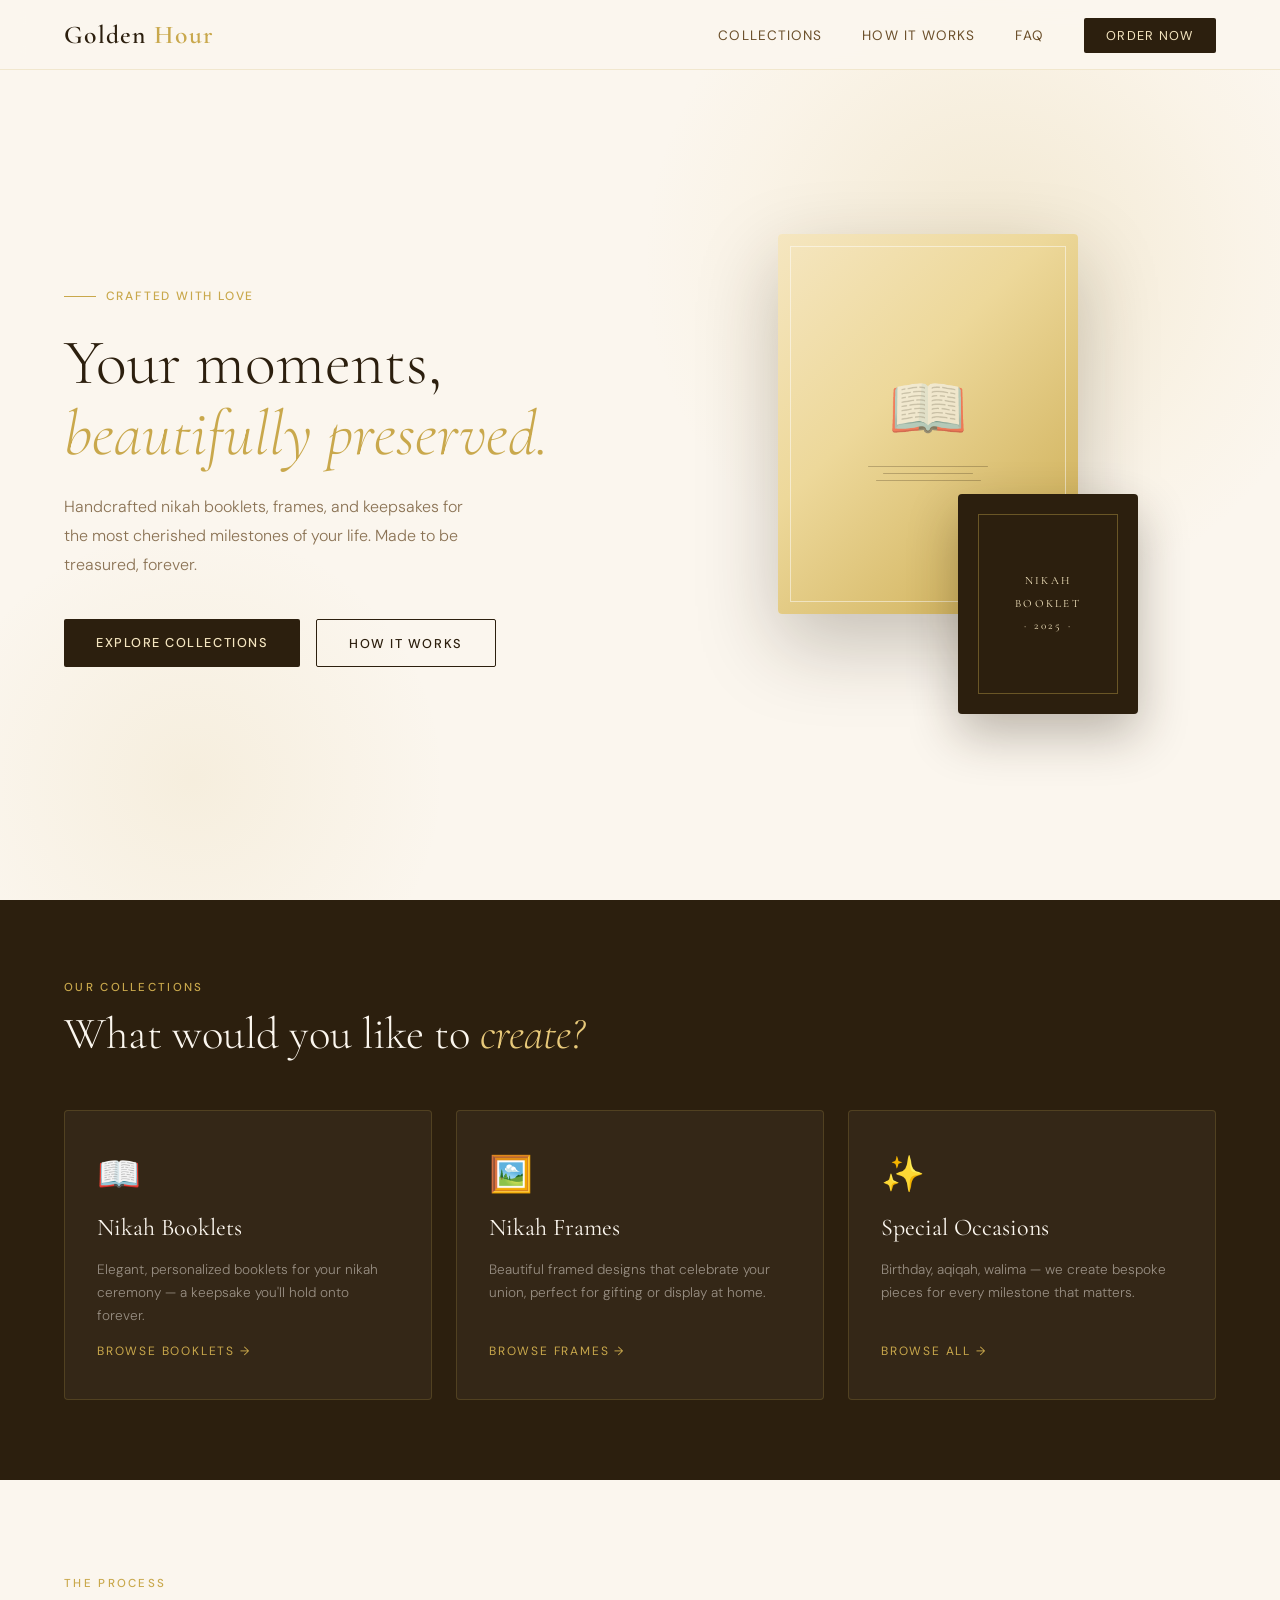
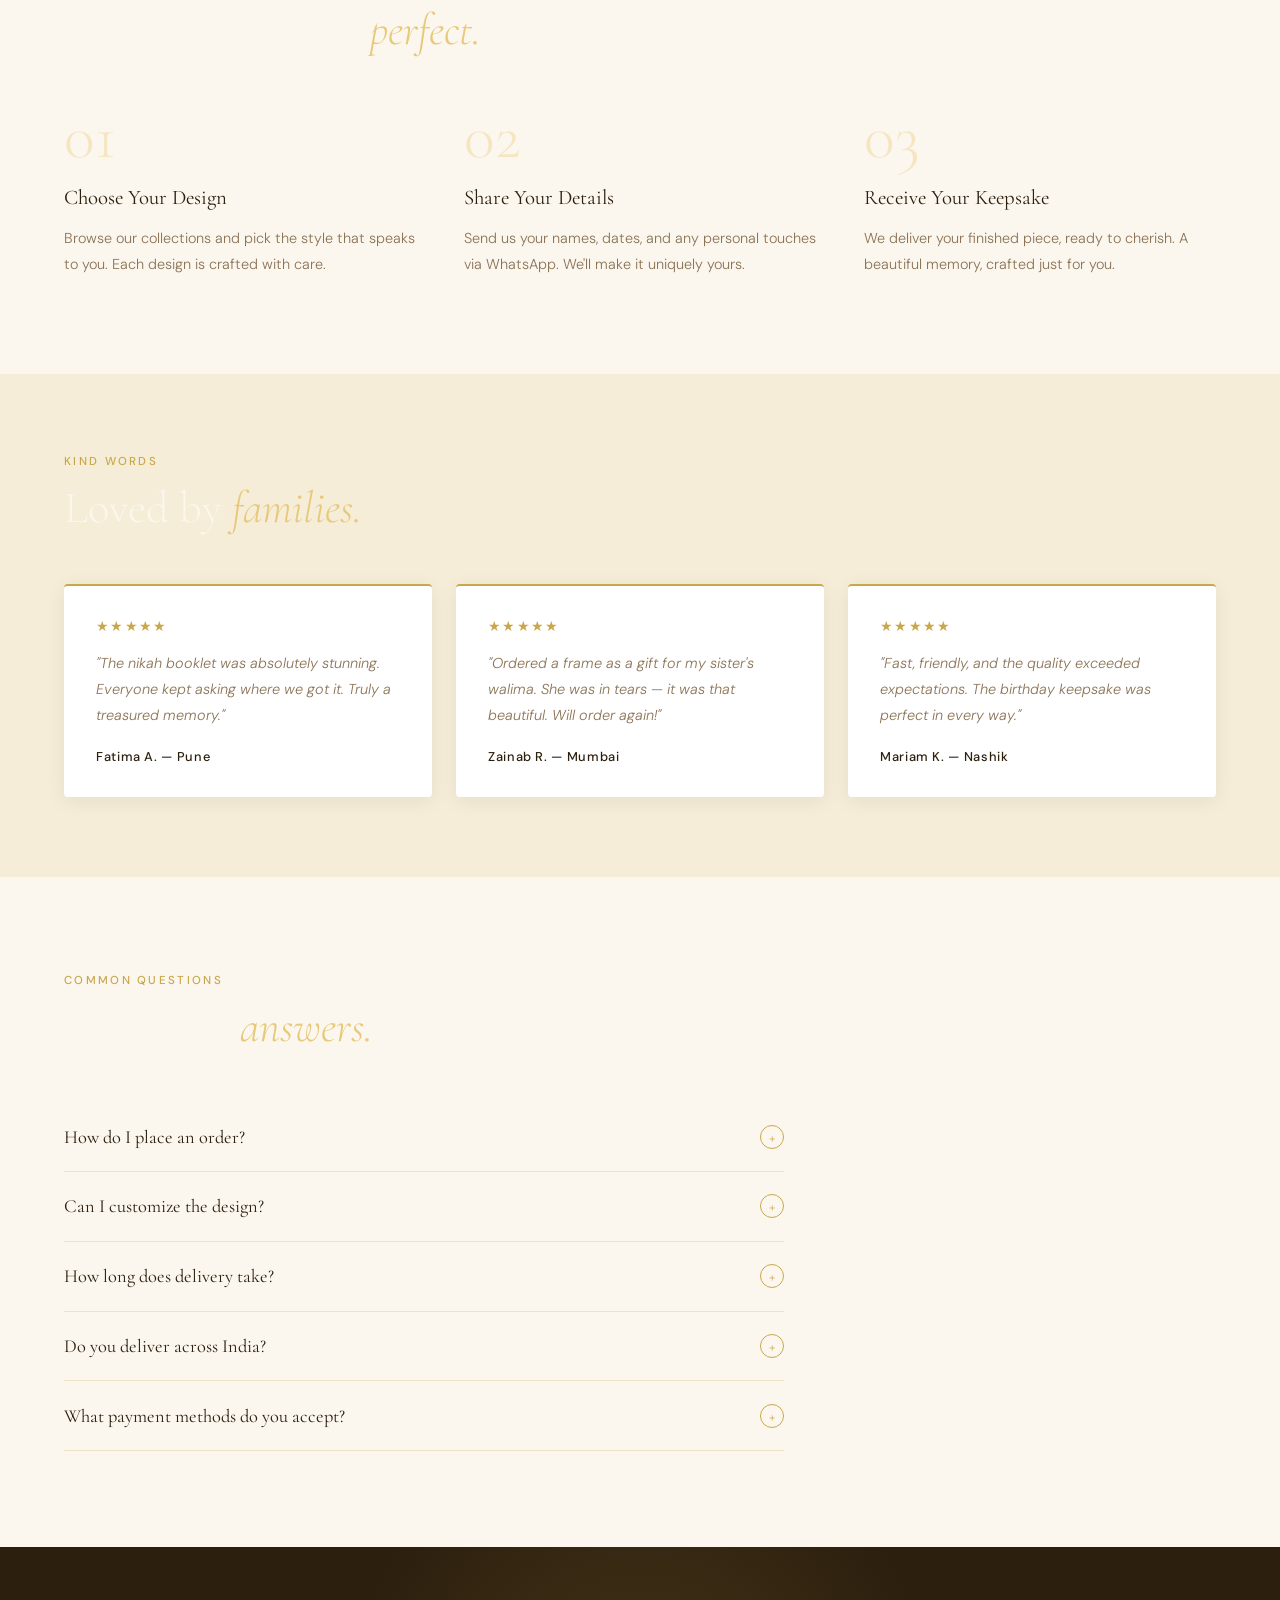
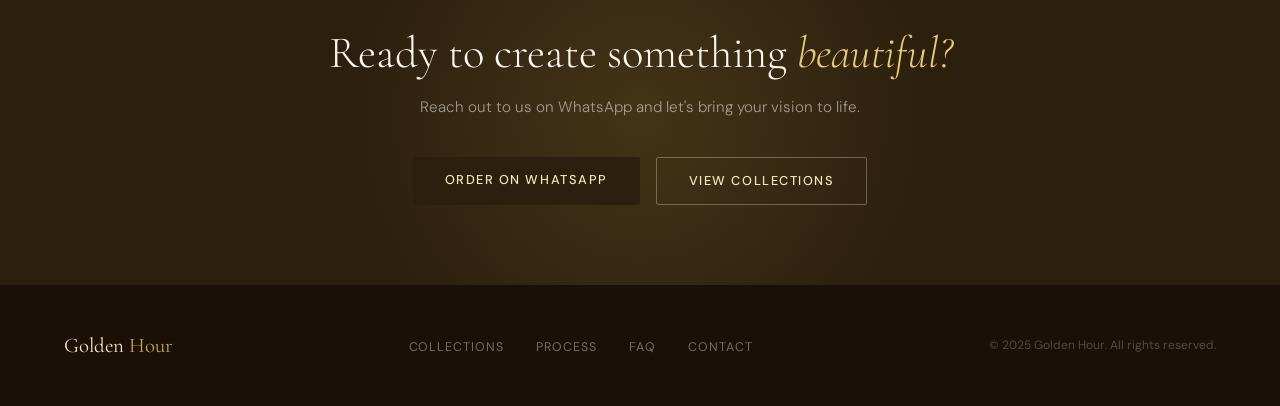
<file: hpmain.html>
<!DOCTYPE html>
<html lang="en">
<head>
<meta charset="UTF-8"/>
<meta name="viewport" content="width=device-width, initial-scale=1.0"/>
<title>Golden Hour</title>
<link href="https://fonts.googleapis.com/css2?family=Cormorant+Garamond:ital,wght@0,300;0,400;0,600;1,300;1,400&family=DM+Sans:wght@300;400;500&display=swap" rel="stylesheet"/>
<style>
  *, *::before, *::after { box-sizing: border-box; margin: 0; padding: 0; }
  :root {
    --gold: #C9A84C; --gold-light: #E8C97A; --gold-pale: #F5E6C0;
    --cream: #FBF6EE; --warm-dark: #2C1F0E; --warm-mid: #6B4F2A;
    --text: #3A2C1A; --muted: #8B7355;
  }
  html { scroll-behavior: smooth; }
  body { font-family: 'DM Sans', sans-serif; background: var(--cream); color: var(--text); overflow-x: hidden; }

  /* NAVBAR */
  nav {
    position: fixed; top: 0; left: 0; right: 0; z-index: 100;
    display: flex; align-items: center; justify-content: space-between;
    padding: 1.2rem 4rem;
    background: rgba(251,246,238,0.88); backdrop-filter: blur(12px);
    border-bottom: 1px solid rgba(201,168,76,0.2);
  }
  .nav-logo { font-family: 'Cormorant Garamond', serif; font-size: 1.6rem; font-weight: 600; letter-spacing: 0.05em; color: var(--warm-dark); }
  .nav-logo span { color: var(--gold); }
  .nav-links { display: flex; gap: 2.5rem; list-style: none; }
  .nav-links a { font-size: 0.85rem; font-weight: 400; letter-spacing: 0.08em; text-transform: uppercase; text-decoration: none; color: var(--warm-mid); transition: color 0.3s; }
  .nav-links a:hover { color: var(--gold); }
  .nav-cta { background: var(--warm-dark); color: var(--gold-pale) !important; padding: 0.55rem 1.4rem; border-radius: 2px; font-size: 0.8rem !important; letter-spacing: 0.1em !important; transition: background 0.3s !important; }
  .nav-cta:hover { background: var(--gold) !important; color: var(--warm-dark) !important; }

  /* HERO */
  .hero {
    min-height: 100vh; display: grid; grid-template-columns: 1fr 1fr;
    align-items: center; padding: 7rem 4rem 4rem; position: relative; overflow: hidden;
  }
  .hero::before {
    content: ''; position: absolute; top: -10%; right: -5%; width: 55vw; height: 55vw;
    background: radial-gradient(circle, rgba(201,168,76,0.18) 0%, rgba(232,201,122,0.06) 50%, transparent 70%);
    border-radius: 50%; pointer-events: none;
  }
  .hero::after {
    content: ''; position: absolute; bottom: -15%; left: -5%; width: 40vw; height: 40vw;
    background: radial-gradient(circle, rgba(201,168,76,0.1) 0%, transparent 70%);
    border-radius: 50%; pointer-events: none;
  }
  .hero-left { position: relative; z-index: 2; padding-right: 3rem; }
  .hero-tag { display: inline-flex; align-items: center; gap: 0.6rem; font-size: 0.75rem; font-weight: 500; letter-spacing: 0.15em; text-transform: uppercase; color: var(--gold); margin-bottom: 1.5rem; }
  .hero-tag::before { content: ''; display: block; width: 2rem; height: 1px; background: var(--gold); }
  .hero-title { font-family: 'Cormorant Garamond', serif; font-size: clamp(3rem, 5vw, 4.5rem); font-weight: 300; line-height: 1.1; color: var(--warm-dark); margin-bottom: 1.5rem; }
  .hero-title em { font-style: italic; color: var(--gold); display: block; }
  .hero-desc { font-size: 1rem; line-height: 1.8; color: var(--muted); max-width: 420px; margin-bottom: 2.5rem; font-weight: 300; }
  .hero-buttons { display: flex; gap: 1rem; flex-wrap: wrap; }
  .btn-primary { background: var(--warm-dark); color: var(--gold-pale); padding: 0.9rem 2rem; border: none; cursor: pointer; font-family: 'DM Sans', sans-serif; font-size: 0.8rem; font-weight: 500; letter-spacing: 0.12em; text-transform: uppercase; text-decoration: none; display: inline-block; transition: all 0.3s; border-radius: 2px; }
  .btn-primary:hover { background: var(--gold); color: var(--warm-dark); }
  .btn-outline { background: transparent; color: var(--warm-dark); padding: 0.9rem 2rem; border: 1px solid var(--warm-dark); cursor: pointer; font-family: 'DM Sans', sans-serif; font-size: 0.8rem; font-weight: 500; letter-spacing: 0.12em; text-transform: uppercase; text-decoration: none; display: inline-block; transition: all 0.3s; border-radius: 2px; }
  .btn-outline:hover { background: var(--warm-dark); color: var(--gold-pale); }

  /* Hero Visual */
  .hero-right { position: relative; z-index: 2; display: flex; justify-content: center; align-items: center; }
  .hero-visual { width: 420px; height: 480px; position: relative; }
  .hero-card-main {
    width: 300px; height: 380px;
    background: linear-gradient(135deg, #F5E6C0 0%, #EDD89A 40%, #C9A84C 100%);
    border-radius: 4px; position: absolute; top: 0; left: 50%; transform: translateX(-50%);
    box-shadow: 0 30px 80px rgba(44,31,14,0.25);
    display: flex; flex-direction: column; align-items: center; justify-content: center; gap: 1rem; overflow: hidden;
  }
  .hero-card-main::before { content: ''; position: absolute; inset: 12px; border: 1px solid rgba(255,255,255,0.5); pointer-events: none; }
  .booklet-icon { font-size: 4rem; opacity: 0.6; }
  .booklet-lines { display: flex; flex-direction: column; gap: 0.4rem; align-items: center; }
  .booklet-line { height: 1px; background: rgba(44,31,14,0.25); border-radius: 1px; }
  .hero-card-accent { width: 180px; height: 220px; background: var(--warm-dark); border-radius: 4px; position: absolute; bottom: 0; right: 0; box-shadow: 0 20px 50px rgba(44,31,14,0.3); display: flex; align-items: center; justify-content: center; }
  .hero-card-accent-inner { width: 140px; height: 180px; border: 1px solid rgba(201,168,76,0.4); display: flex; align-items: center; justify-content: center; font-family: 'Cormorant Garamond', serif; font-size: 0.7rem; letter-spacing: 0.2em; color: var(--gold-pale); text-align: center; line-height: 2; text-transform: uppercase; }

  /* CATEGORIES */
  .categories { padding: 5rem 4rem; background: var(--warm-dark); }
  .section-label { font-size: 0.72rem; letter-spacing: 0.2em; text-transform: uppercase; color: var(--gold); margin-bottom: 0.8rem; font-weight: 500; }
  .section-title { font-family: 'Cormorant Garamond', serif; font-size: clamp(2rem, 3.5vw, 3rem); font-weight: 300; color: var(--cream); margin-bottom: 3rem; line-height: 1.2; }
  .section-title em { font-style: italic; color: var(--gold-light); }
  .cat-grid { display: grid; grid-template-columns: repeat(3, 1fr); gap: 1.5rem; }
  .cat-card { background: rgba(255,255,255,0.04); border: 1px solid rgba(201,168,76,0.2); border-radius: 4px; padding: 2.5rem 2rem; cursor: pointer; text-decoration: none; transition: all 0.4s; display: flex; flex-direction: column; gap: 1rem; position: relative; overflow: hidden; }
  .cat-card::after { content: ''; position: absolute; bottom: 0; left: 0; right: 0; height: 2px; background: var(--gold); transform: scaleX(0); transform-origin: left; transition: transform 0.4s; }
  .cat-card:hover { background: rgba(201,168,76,0.08); border-color: rgba(201,168,76,0.5); transform: translateY(-4px); }
  .cat-card:hover::after { transform: scaleX(1); }
  .cat-icon { font-size: 2.2rem; }
  .cat-name { font-family: 'Cormorant Garamond', serif; font-size: 1.5rem; font-weight: 400; color: var(--cream); }
  .cat-desc { font-size: 0.85rem; color: rgba(251,246,238,0.5); line-height: 1.7; font-weight: 300; }
  .cat-arrow { margin-top: auto; font-size: 0.75rem; letter-spacing: 0.15em; text-transform: uppercase; color: var(--gold); display: flex; align-items: center; gap: 0.5rem; transition: gap 0.3s; }
  .cat-card:hover .cat-arrow { gap: 0.9rem; }

  /* HOW IT WORKS */
  .how { padding: 6rem 4rem; background: var(--cream); }
  .how-grid { display: grid; grid-template-columns: repeat(3, 1fr); gap: 3rem; margin-top: 3rem; }
  .how-step { display: flex; flex-direction: column; gap: 1rem; }
  .step-num { font-family: 'Cormorant Garamond', serif; font-size: 4rem; font-weight: 300; color: var(--gold-pale); line-height: 1; }
  .step-title { font-family: 'Cormorant Garamond', serif; font-size: 1.3rem; color: var(--warm-dark); font-weight: 400; }
  .step-desc { font-size: 0.9rem; color: var(--muted); line-height: 1.8; font-weight: 300; }

  /* TESTIMONIALS */
  .testimonials { padding: 5rem 4rem; background: #F5EDD8; }
  .testi-grid { display: grid; grid-template-columns: repeat(3, 1fr); gap: 1.5rem; margin-top: 3rem; }
  .testi-card { background: white; padding: 2rem; border-radius: 4px; border-top: 2px solid var(--gold); box-shadow: 0 4px 20px rgba(44,31,14,0.07); }
  .testi-stars { color: var(--gold); font-size: 0.85rem; margin-bottom: 1rem; letter-spacing: 0.1em; }
  .testi-text { font-size: 0.9rem; color: var(--muted); line-height: 1.8; font-style: italic; margin-bottom: 1.2rem; font-weight: 300; }
  .testi-name { font-size: 0.8rem; font-weight: 500; color: var(--warm-dark); letter-spacing: 0.05em; }

  /* FAQ */
  .faq { padding: 6rem 4rem; background: var(--cream); }
  .faq-list { margin-top: 3rem; max-width: 720px; }
  .faq-item { border-bottom: 1px solid rgba(201,168,76,0.25); }
  .faq-q { width: 100%; background: none; border: none; cursor: pointer; display: flex; justify-content: space-between; align-items: center; padding: 1.4rem 0; text-align: left; font-family: 'Cormorant Garamond', serif; font-size: 1.15rem; color: var(--warm-dark); font-weight: 400; transition: color 0.3s; }
  .faq-q:hover { color: var(--gold); }
  .faq-icon { width: 1.5rem; height: 1.5rem; flex-shrink: 0; border: 1px solid var(--gold); border-radius: 50%; display: flex; align-items: center; justify-content: center; font-size: 1rem; transition: all 0.3s; color: var(--gold); }
  .faq-a { max-height: 0; overflow: hidden; transition: max-height 0.4s ease, padding 0.3s; font-size: 0.9rem; color: var(--muted); line-height: 1.8; font-weight: 300; }
  .faq-item.open .faq-a { max-height: 200px; padding-bottom: 1.2rem; }
  .faq-item.open .faq-icon { transform: rotate(45deg); background: var(--gold); color: white; border-color: var(--gold); }

  /* CTA */
  .cta-banner { padding: 5rem 4rem; background: var(--warm-dark); text-align: center; position: relative; overflow: hidden; }
  .cta-banner::before { content: ''; position: absolute; top: 50%; left: 50%; transform: translate(-50%, -50%); width: 600px; height: 600px; background: radial-gradient(circle, rgba(201,168,76,0.15) 0%, transparent 70%); pointer-events: none; }
  .cta-banner .section-title { color: var(--cream); margin-bottom: 1rem; }
  .cta-banner p { color: rgba(251,246,238,0.55); font-size: 0.95rem; margin-bottom: 2.5rem; font-weight: 300; }
  .cta-btn-group { display: flex; gap: 1rem; justify-content: center; flex-wrap: wrap; }

  /* FOOTER */
  footer { background: #1A1007; padding: 3rem 4rem; display: flex; align-items: center; justify-content: space-between; flex-wrap: wrap; gap: 1rem; }
  .footer-logo { font-family: 'Cormorant Garamond', serif; font-size: 1.3rem; color: var(--gold-pale); }
  .footer-logo span { color: var(--gold); }
  .footer-links { display: flex; gap: 2rem; list-style: none; }
  .footer-links a { font-size: 0.78rem; color: rgba(251,246,238,0.4); text-decoration: none; letter-spacing: 0.08em; text-transform: uppercase; transition: color 0.3s; }
  .footer-links a:hover { color: var(--gold); }
  .footer-copy { font-size: 0.75rem; color: rgba(251,246,238,0.25); }

  /* ANIMATIONS */
  @keyframes fadeUp { from { opacity: 0; transform: translateY(24px); } to { opacity: 1; transform: translateY(0); } }
  .hero-tag   { animation: fadeUp 0.7s ease both; animation-delay: 0.1s; }
  .hero-title { animation: fadeUp 0.7s ease both; animation-delay: 0.25s; }
  .hero-desc  { animation: fadeUp 0.7s ease both; animation-delay: 0.4s; }
  .hero-buttons { animation: fadeUp 0.7s ease both; animation-delay: 0.55s; }
  .hero-right { animation: fadeUp 0.9s ease both; animation-delay: 0.3s; }
  .reveal { opacity: 0; transform: translateY(20px); transition: opacity 0.6s ease, transform 0.6s ease; }
  .reveal.visible { opacity: 1; transform: translateY(0); }
</style>
</head>
<body>

<nav>
  <div class="nav-logo">Golden <span>Hour</span></div>
  <ul class="nav-links">
    <li><a href="#categories">Collections</a></li>
    <li><a href="#how">How It Works</a></li>
    <li><a href="#faq">FAQ</a></li>
    <li><a href="#contact" class="nav-cta">Order Now</a></li>
  </ul>
</nav>

<section class="hero">
  <div class="hero-left">
    <div class="hero-tag">Crafted with love</div>
    <h1 class="hero-title">
      Your moments,<br>
      <em>beautifully preserved.</em>
    </h1>
    <p class="hero-desc">
      Handcrafted nikah booklets, frames, and keepsakes for the most cherished milestones of your life. Made to be treasured, forever.
    </p>
    <div class="hero-buttons">
      <a href="#categories" class="btn-primary">Explore Collections</a>
      <a href="#how" class="btn-outline">How It Works</a>
    </div>
  </div>
  <div class="hero-right">
    <div class="hero-visual">
      <div class="hero-card-main">
        <div class="booklet-icon">📖</div>
        <div class="booklet-lines">
          <div class="booklet-line" style="width:120px"></div>
          <div class="booklet-line" style="width:90px"></div>
          <div class="booklet-line" style="width:105px"></div>
        </div>
      </div>
      <div class="hero-card-accent">
        <div class="hero-card-accent-inner">Nikah<br>Booklet<br>· 2025 ·</div>
      </div>
    </div>
  </div>
</section>

<section class="categories" id="categories">
  <div class="reveal">
    <div class="section-label">Our Collections</div>
    <h2 class="section-title">What would you like to <em>create?</em></h2>
  </div>
  <div class="cat-grid reveal">
    <a class="cat-card" href="#">
      <div class="cat-icon">📖</div>
      <div class="cat-name">Nikah Booklets</div>
      <div class="cat-desc">Elegant, personalized booklets for your nikah ceremony — a keepsake you'll hold onto forever.</div>
      <div class="cat-arrow">Browse Booklets →</div>
    </a>
    <a class="cat-card" href="#">
      <div class="cat-icon">🖼️</div>
      <div class="cat-name">Nikah Frames</div>
      <div class="cat-desc">Beautiful framed designs that celebrate your union, perfect for gifting or display at home.</div>
      <div class="cat-arrow">Browse Frames →</div>
    </a>
    <a class="cat-card" href="#">
      <div class="cat-icon">✨</div>
      <div class="cat-name">Special Occasions</div>
      <div class="cat-desc">Birthday, aqiqah, walima — we create bespoke pieces for every milestone that matters.</div>
      <div class="cat-arrow">Browse All →</div>
    </a>
  </div>
</section>

<section class="how" id="how">
  <div class="reveal">
    <div class="section-label">The Process</div>
    <h2 class="section-title">Simple, personal, <em>perfect.</em></h2>
  </div>
  <div class="how-grid">
    <div class="how-step reveal">
      <div class="step-num">01</div>
      <div class="step-title">Choose Your Design</div>
      <div class="step-desc">Browse our collections and pick the style that speaks to you. Each design is crafted with care.</div>
    </div>
    <div class="how-step reveal">
      <div class="step-num">02</div>
      <div class="step-title">Share Your Details</div>
      <div class="step-desc">Send us your names, dates, and any personal touches via WhatsApp. We'll make it uniquely yours.</div>
    </div>
    <div class="how-step reveal">
      <div class="step-num">03</div>
      <div class="step-title">Receive Your Keepsake</div>
      <div class="step-desc">We deliver your finished piece, ready to cherish. A beautiful memory, crafted just for you.</div>
    </div>
  </div>
</section>

<section class="testimonials">
  <div class="reveal">
    <div class="section-label">Kind Words</div>
    <h2 class="section-title">Loved by <em>families.</em></h2>
  </div>
  <div class="testi-grid reveal">
    <div class="testi-card">
      <div class="testi-stars">★★★★★</div>
      <div class="testi-text">"The nikah booklet was absolutely stunning. Everyone kept asking where we got it. Truly a treasured memory."</div>
      <div class="testi-name">Fatima A. — Pune</div>
    </div>
    <div class="testi-card">
      <div class="testi-stars">★★★★★</div>
      <div class="testi-text">"Ordered a frame as a gift for my sister's walima. She was in tears — it was that beautiful. Will order again!"</div>
      <div class="testi-name">Zainab R. — Mumbai</div>
    </div>
    <div class="testi-card">
      <div class="testi-stars">★★★★★</div>
      <div class="testi-text">"Fast, friendly, and the quality exceeded expectations. The birthday keepsake was perfect in every way."</div>
      <div class="testi-name">Mariam K. — Nashik</div>
    </div>
  </div>
</section>

<section class="faq" id="faq">
  <div class="reveal">
    <div class="section-label">Common Questions</div>
    <h2 class="section-title">We've got <em>answers.</em></h2>
  </div>
  <div class="faq-list reveal">
    <div class="faq-item">
      <button class="faq-q">How do I place an order? <span class="faq-icon">+</span></button>
      <div class="faq-a">Simply browse our collections, choose your design, and reach out to us on WhatsApp with your details. We'll guide you through the rest!</div>
    </div>
    <div class="faq-item">
      <button class="faq-q">Can I customize the design? <span class="faq-icon">+</span></button>
      <div class="faq-a">Absolutely! Every piece is made to order. You can personalize names, dates, colors, and more. Just let us know your vision.</div>
    </div>
    <div class="faq-item">
      <button class="faq-q">How long does delivery take? <span class="faq-icon">+</span></button>
      <div class="faq-a">Standard orders are ready within 5–7 business days. We also offer express options for urgent orders — just mention it when you reach out.</div>
    </div>
    <div class="faq-item">
      <button class="faq-q">Do you deliver across India? <span class="faq-icon">+</span></button>
      <div class="faq-a">Yes! We deliver pan-India. Shipping charges may vary based on your location. Contact us on WhatsApp for exact details.</div>
    </div>
    <div class="faq-item">
      <button class="faq-q">What payment methods do you accept? <span class="faq-icon">+</span></button>
      <div class="faq-a">We accept UPI, bank transfer, and cash on pickup. Payment details will be shared once your order is confirmed.</div>
    </div>
  </div>
</section>

<section class="cta-banner" id="contact">
  <div class="reveal">
    <h2 class="section-title">Ready to create something <em>beautiful?</em></h2>
    <p>Reach out to us on WhatsApp and let's bring your vision to life.</p>
    <div class="cta-btn-group">
      <a href="https://wa.me/91XXXXXXXXXX" class="btn-primary" target="_blank">Order on WhatsApp</a>
      <a href="#categories" class="btn-outline" style="color:var(--gold-pale);border-color:rgba(251,246,238,0.3)">View Collections</a>
    </div>
  </div>
</section>

<footer>
  <div class="footer-logo">Golden <span>Hour</span></div>
  <ul class="footer-links">
    <li><a href="#categories">Collections</a></li>
    <li><a href="#how">Process</a></li>
    <li><a href="#faq">FAQ</a></li>
    <li><a href="#contact">Contact</a></li>
  </ul>
  <div class="footer-copy">© 2025 Golden Hour. All rights reserved.</div>
</footer>

<script>
  document.querySelectorAll('.faq-q').forEach(btn => {
    btn.addEventListener('click', () => {
      const item = btn.closest('.faq-item');
      const isOpen = item.classList.contains('open');
      document.querySelectorAll('.faq-item').forEach(i => i.classList.remove('open'));
      if (!isOpen) item.classList.add('open');
    });
  });
  const observer = new IntersectionObserver(entries => {
    entries.forEach(e => { if (e.isIntersecting) e.target.classList.add('visible'); });
  }, { threshold: 0.12 });
  document.querySelectorAll('.reveal').forEach(el => observer.observe(el));
</script>
</body>
</html>
</file>
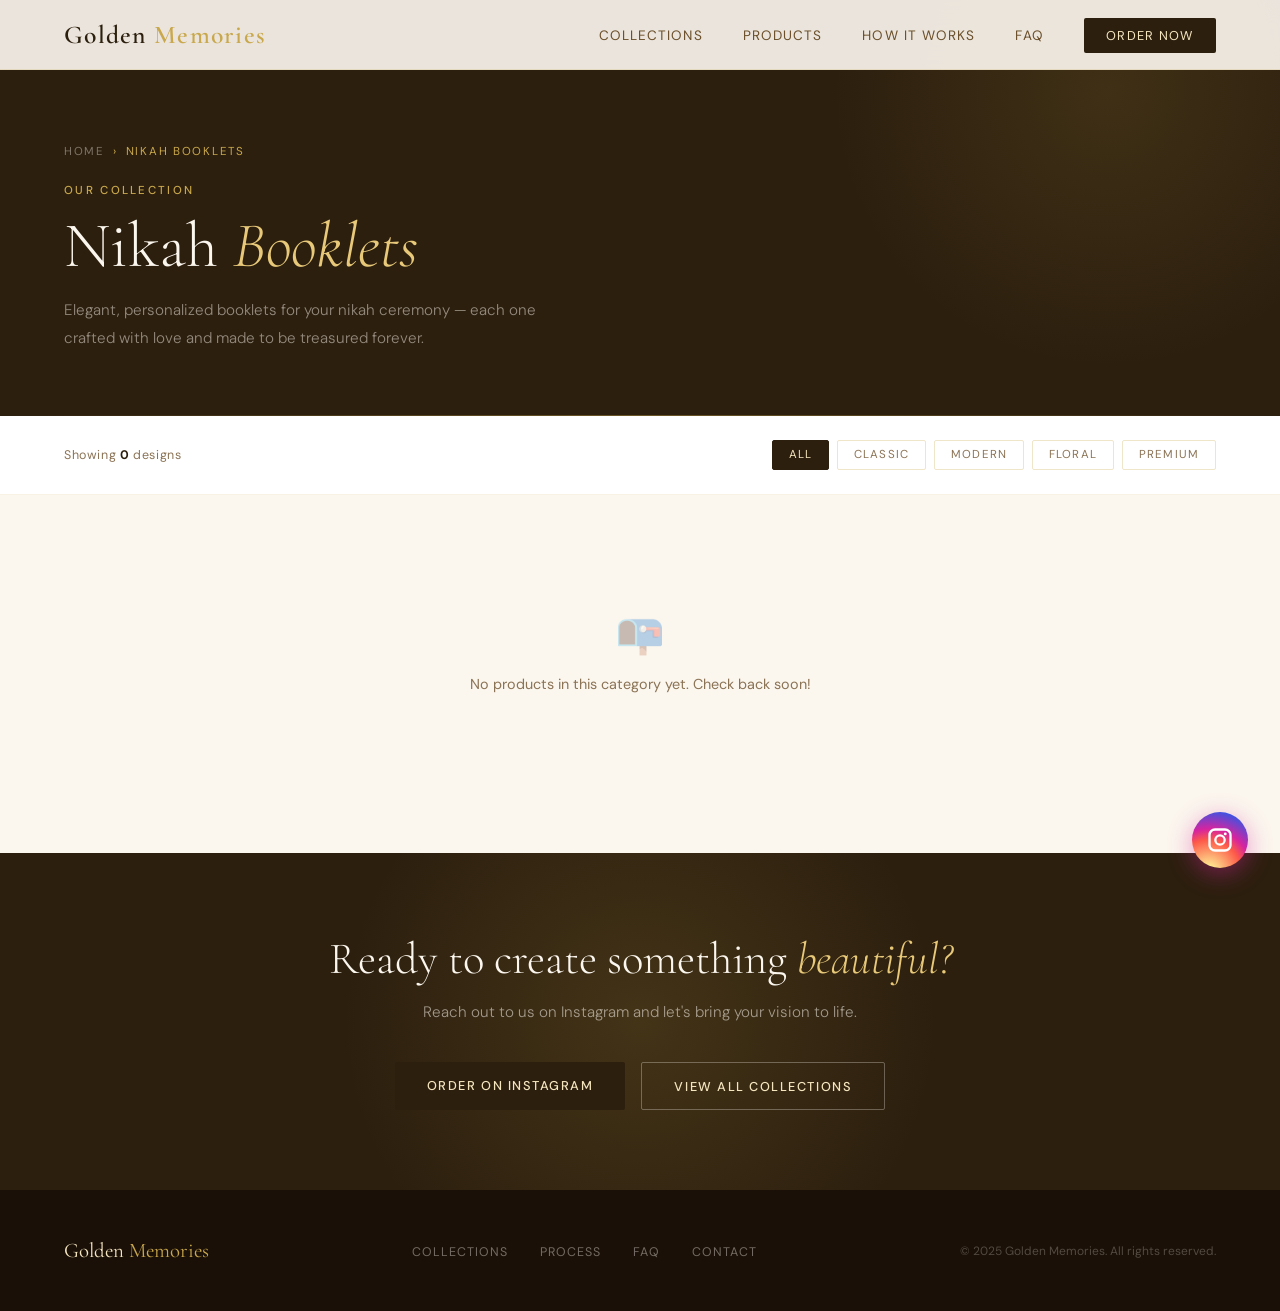
<file: categories/nikahbooklets.html>
<!DOCTYPE html>
<html lang="en">
<head>
  <meta charset="UTF-8"/>
  <meta name="viewport" content="width=device-width, initial-scale=1.0"/>
  <title>Nikah Booklets — Golden Memories</title>
  <link href="https://fonts.googleapis.com/css2?family=Cormorant+Garamond:ital,wght@0,300;0,400;0,600;1,300;1,400&family=DM+Sans:wght@300;400;500&display=swap" rel="stylesheet"/>
  <link rel="stylesheet" href="Cstyle.css"/>
</head>
<body>

  <nav>
    <a href="../index.html" class="nav-logo">Golden <span>Memories</span></a>
    <button class="hamburger" aria-label="Toggle menu">
      <span></span><span></span><span></span>
    </button>
    <ul class="nav-links">
      <li><a href="../index.html#categories">Collections</a></li>
      <li><a href="../index.html#products">Products</a></li>
      <li><a href="../index.html#how">How It Works</a></li>
      <li><a href="../index.html#faq">FAQ</a></li>
      <li><a href="#contact" class="nav-cta">Order Now</a></li>
    </ul>
  </nav>

  <div class="page-hero">
    <div class="breadcrumb">
      <a href="../index.html">Home</a>
      <span>›</span>
      <span>Nikah Booklets</span>
    </div>
    <div class="page-hero-label">Our Collection</div>
    <h1 class="page-hero-title">Nikah <em>Booklets</em></h1>
    <p class="page-hero-desc">Elegant, personalized booklets for your nikah ceremony — each one crafted with love and made to be treasured forever.</p>
  </div>

  <div class="filter-bar">
    <div class="filter-count">Showing <strong id="count">0</strong> designs</div>
    <div class="filter-tags">
      <button class="filter-tag active" data-filter="all">All</button>
      <button class="filter-tag" data-filter="classic">Classic</button>
      <button class="filter-tag" data-filter="modern">Modern</button>
      <button class="filter-tag" data-filter="floral">Floral</button>
      <button class="filter-tag" data-filter="premium">Premium</button>
    </div>
  </div>

  <section class="products" id="products">
    <div class="products-grid reveal" id="products-grid"></div>
  </section>

  <section class="cta-banner" id="contact">
    <div class="reveal">
      <h2 class="section-title">Ready to create something <em>beautiful?</em></h2>
      <p>Reach out to us on Instagram and let's bring your vision to life.</p>
      <div class="cta-btn-group">
        <a href="https://www.instagram.com/golden_memories07_" class="btn-primary" target="_blank">Order on Instagram</a>
        <a href="../index.html#categories" class="btn-outline" style="color:var(--gold-pale);border-color:rgba(251,246,238,0.3)">View All Collections</a>
      </div>
    </div>
  </section>

  <footer>
    <div class="footer-logo">Golden <span>Memories</span></div>
    <ul class="footer-links">
      <li><a href="../index.html#categories">Collections</a></li>
      <li><a href="../index.html#how">Process</a></li>
      <li><a href="../index.html#faq">FAQ</a></li>
      <li><a href="#contact">Contact</a></li>
    </ul>
    <div class="footer-copy">© 2025 Golden Memories. All rights reserved.</div>
  </footer>

<a href="https://ig.me/m/golden_memories07_" class="wa-float" target="_blank" aria-label="Message on Instagram">
  <svg viewBox="0 0 24 24" xmlns="http://www.w3.org/2000/svg">
    <path d="M7.75 2C4.574 2 2 4.574 2 7.75v8.5C2 19.426 4.574 22 7.75 22h8.5C19.426 22 22 19.426 22 16.25v-8.5C22 4.574 19.426 2 16.25 2h-8.5zm0 2h8.5A3.75 3.75 0 0120 7.75v8.5A3.75 3.75 0 0116.25 20h-8.5A3.75 3.75 0 014 16.25v-8.5A3.75 3.75 0 017.75 4zm8.75 1.5a1.25 1.25 0 100 2.5 1.25 1.25 0 000-2.5zM12 7a5 5 0 100 10 5 5 0 000-10zm0 2a3 3 0 110 6 3 3 0 010-6z"/>
  </svg>
</a>
  <script>
    // Hamburger
    const hamburger = document.querySelector('.hamburger');
    const navLinks  = document.querySelector('.nav-links');
    hamburger.addEventListener('click', () => {
      hamburger.classList.toggle('open');
      navLinks.classList.toggle('open');
    });
    document.querySelectorAll('.nav-links a').forEach(l => l.addEventListener('click', () => {
      hamburger.classList.remove('open'); navLinks.classList.remove('open');
    }));

    // Scroll reveal
    const observer = new IntersectionObserver(entries => {
      entries.forEach(e => { if (e.isIntersecting) e.target.classList.add('visible'); });
    }, { threshold: 0.08 });
    document.querySelectorAll('.reveal').forEach(el => observer.observe(el));

    // ── LOAD PRODUCTS FROM LOCALSTORAGE ──
    const CATEGORY = 'booklets'; // change this per page
    const countEl  = document.getElementById('count');
    const grid     = document.getElementById('products-grid');

    let allProducts = [];
    let activeFilter = 'all';

    function loadProducts() {
      try {
        allProducts = JSON.parse(localStorage.getItem('gm_products_' + CATEGORY) || '[]');
      } catch { allProducts = []; }
      renderProducts();
    }

    function renderProducts() {
      const filtered = activeFilter === 'all'
        ? allProducts
        : allProducts.filter(p => p.tag === activeFilter);

      countEl.textContent = filtered.length;

      if (filtered.length === 0) {
        grid.innerHTML = `
          <div style="grid-column:1/-1;text-align:center;padding:4rem;color:var(--muted);">
            <div style="font-size:2.5rem;margin-bottom:1rem;opacity:0.3;">📭</div>
            <p style="font-size:0.9rem;">No products in this category yet. Check back soon!</p>
          </div>`;
        return;
      }

      grid.innerHTML = filtered.map(p => `
        <div class="product-card" data-tag="${p.tag}">
          <div class="product-img">
            ${p.badge ? `<span class="product-tag">${p.badge}</span>` : ''}
            ${p.img
              ? `<img src="${p.img}" alt="${p.name}" class="product-card-img" />`
              : `<div style="font-size:3rem;opacity:0.3;">🖼️</div>`
            }
          </div>
          <div class="product-info">
            <div class="product-name">${p.name}</div>
            <div class="product-desc">${p.desc}</div>
            <div class="product-footer">
              <div class="product-price">Contact for Pricing</div>
              <a href="#contact" class="product-btn">Order →</a>
            </div>
          </div>
        </div>
      `).join('');
    }

    // Filter buttons
    document.querySelectorAll('.filter-tag').forEach(btn => {
      btn.addEventListener('click', () => {
        document.querySelectorAll('.filter-tag').forEach(b => b.classList.remove('active'));
        btn.classList.add('active');
        activeFilter = btn.dataset.filter;
        renderProducts();
      });
    });

    loadProducts();
  </script>

</body>
</html>
</file>
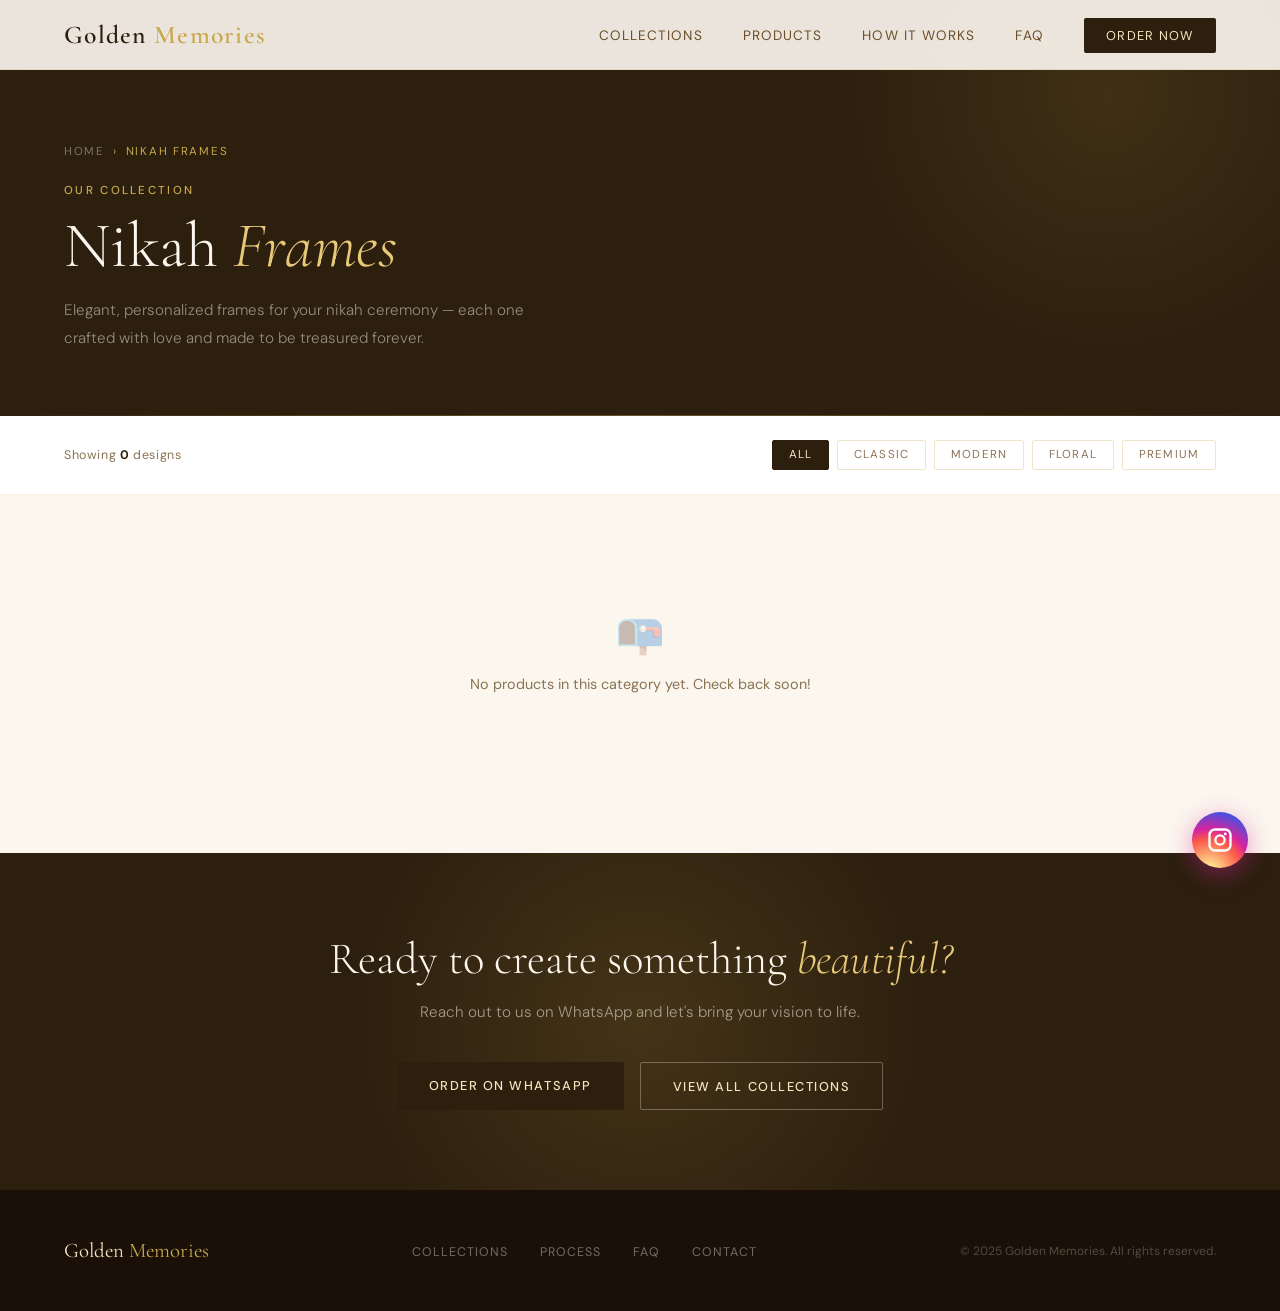
<file: categories/nikahframes.html>
<!DOCTYPE html>
<html lang="en">
<head>
  <meta charset="UTF-8"/>
  <meta name="viewport" content="width=device-width, initial-scale=1.0"/>
  <title>Nikah Frames — Golden Memories</title>
  <link href="https://fonts.googleapis.com/css2?family=Cormorant+Garamond:ital,wght@0,300;0,400;0,600;1,300;1,400&family=DM+Sans:wght@300;400;500&display=swap" rel="stylesheet"/>
  <link rel="stylesheet" href="Cstyle.css"/>
</head>
<body>

  <nav>
    <a href="../index.html" class="nav-logo">Golden <span>Memories</span></a>
    <button class="hamburger" aria-label="Toggle menu">
      <span></span><span></span><span></span>
    </button>
    <ul class="nav-links">
      <li><a href="../index.html#categories">Collections</a></li>
      <li><a href="../index.html#products">Products</a></li>
      <li><a href="../index.html#how">How It Works</a></li>
      <li><a href="../index.html#faq">FAQ</a></li>
      <li><a href="#contact" class="nav-cta">Order Now</a></li>
    </ul>
  </nav>

  <div class="page-hero">
    <div class="breadcrumb">
      <a href="../index.html">Home</a>
      <span>›</span>
      <span>Nikah Frames</span>
    </div>
    <div class="page-hero-label">Our Collection</div>
    <h1 class="page-hero-title">Nikah <em>Frames</em></h1>
    <p class="page-hero-desc">Elegant, personalized frames for your nikah ceremony — each one crafted with love and made to be treasured forever.</p>
  </div>

  <div class="filter-bar">
    <div class="filter-count">Showing <strong id="count">0</strong> designs</div>
    <div class="filter-tags">
      <button class="filter-tag active" data-filter="all">All</button>
      <button class="filter-tag" data-filter="classic">Classic</button>
      <button class="filter-tag" data-filter="modern">Modern</button>
      <button class="filter-tag" data-filter="floral">Floral</button>
      <button class="filter-tag" data-filter="premium">Premium</button>
    </div>
  </div>

  <section class="products" id="products">
    <div class="products-grid reveal" id="products-grid"></div>
  </section>

  <section class="cta-banner" id="contact">
    <div class="reveal">
      <h2 class="section-title">Ready to create something <em>beautiful?</em></h2>
      <p>Reach out to us on WhatsApp and let's bring your vision to life.</p>
      <div class="cta-btn-group">
        <a href="https://wa.me/917400116117" class="btn-primary" target="_blank">Order on WhatsApp</a>
        <a href="../index.html#categories" class="btn-outline" style="color:var(--gold-pale);border-color:rgba(251,246,238,0.3)">View All Collections</a>
      </div>
    </div>
  </section>

  <footer>
    <div class="footer-logo">Golden <span>Memories</span></div>
    <ul class="footer-links">
      <li><a href="../index.html#categories">Collections</a></li>
      <li><a href="../index.html#how">Process</a></li>
      <li><a href="../index.html#faq">FAQ</a></li>
      <li><a href="#contact">Contact</a></li>
    </ul>
    <div class="footer-copy">© 2025 Golden Memories. All rights reserved.</div>
  </footer>

<a href="https://ig.me/m/golden_memories07_" class="wa-float" target="_blank" aria-label="Message on Instagram">
  <svg viewBox="0 0 24 24" xmlns="http://www.w3.org/2000/svg">
    <path d="M7.75 2C4.574 2 2 4.574 2 7.75v8.5C2 19.426 4.574 22 7.75 22h8.5C19.426 22 22 19.426 22 16.25v-8.5C22 4.574 19.426 2 16.25 2h-8.5zm0 2h8.5A3.75 3.75 0 0120 7.75v8.5A3.75 3.75 0 0116.25 20h-8.5A3.75 3.75 0 014 16.25v-8.5A3.75 3.75 0 017.75 4zm8.75 1.5a1.25 1.25 0 100 2.5 1.25 1.25 0 000-2.5zM12 7a5 5 0 100 10 5 5 0 000-10zm0 2a3 3 0 110 6 3 3 0 010-6z"/>
  </svg>
</a>

  <script>
    // Hamburger
    const hamburger = document.querySelector('.hamburger');
    const navLinks  = document.querySelector('.nav-links');
    hamburger.addEventListener('click', () => {
      hamburger.classList.toggle('open');
      navLinks.classList.toggle('open');
    });
    document.querySelectorAll('.nav-links a').forEach(l => l.addEventListener('click', () => {
      hamburger.classList.remove('open'); navLinks.classList.remove('open');
    }));

    // Scroll reveal
    const observer = new IntersectionObserver(entries => {
      entries.forEach(e => { if (e.isIntersecting) e.target.classList.add('visible'); });
    }, { threshold: 0.08 });
    document.querySelectorAll('.reveal').forEach(el => observer.observe(el));

    // ── LOAD PRODUCTS FROM LOCALSTORAGE ──
    const CATEGORY = 'frames'; // change this per page
    const countEl  = document.getElementById('count');
    const grid     = document.getElementById('products-grid');

    let allProducts = [];
    let activeFilter = 'all';

    function loadProducts() {
      try {
        allProducts = JSON.parse(localStorage.getItem('gm_products_' + CATEGORY) || '[]');
      } catch { allProducts = []; }
      renderProducts();
    }

    function renderProducts() {
      const filtered = activeFilter === 'all'
        ? allProducts
        : allProducts.filter(p => p.tag === activeFilter);

      countEl.textContent = filtered.length;

      if (filtered.length === 0) {
        grid.innerHTML = `
          <div style="grid-column:1/-1;text-align:center;padding:4rem;color:var(--muted);">
            <div style="font-size:2.5rem;margin-bottom:1rem;opacity:0.3;">📭</div>
            <p style="font-size:0.9rem;">No products in this category yet. Check back soon!</p>
          </div>`;
        return;
      }

      grid.innerHTML = filtered.map(p => `
        <div class="product-card" data-tag="${p.tag}">
          <div class="product-img">
            ${p.badge ? `<span class="product-tag">${p.badge}</span>` : ''}
            ${p.img
              ? `<img src="${p.img}" alt="${p.name}" class="product-card-img" />`
              : `<div style="font-size:3rem;opacity:0.3;">🖼️</div>`
            }
          </div>
          <div class="product-info">
            <div class="product-name">${p.name}</div>
            <div class="product-desc">${p.desc}</div>
            <div class="product-footer">
              <div class="product-price">Contact for Pricing</div>
              <a href="#contact" class="product-btn">Order →</a>
            </div>
          </div>
        </div>
      `).join('');
    }

    // Filter buttons
    document.querySelectorAll('.filter-tag').forEach(btn => {
      btn.addEventListener('click', () => {
        document.querySelectorAll('.filter-tag').forEach(b => b.classList.remove('active'));
        btn.classList.add('active');
        activeFilter = btn.dataset.filter;
        renderProducts();
      });
    });

    loadProducts();
  </script>

</body>
</html>
</file>
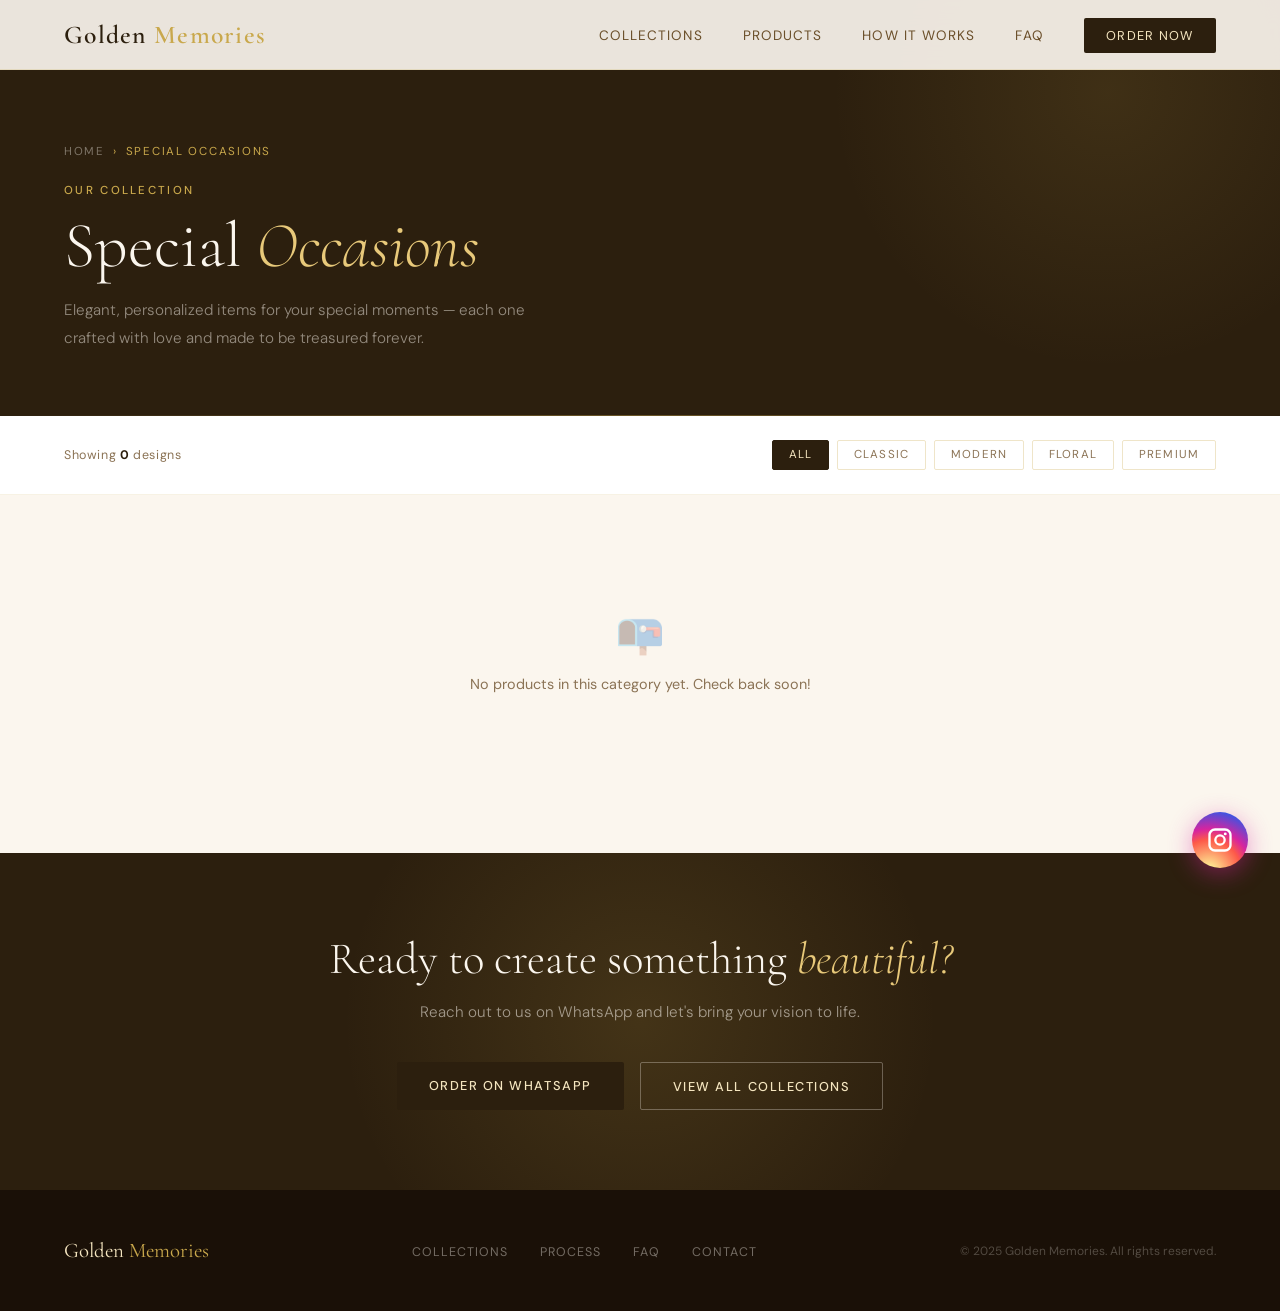
<file: categories/specialoccasions.html>
<!DOCTYPE html>
<html lang="en">
<head>
  <meta charset="UTF-8"/>
  <meta name="viewport" content="width=device-width, initial-scale=1.0"/>
  <title>Special Occasions — Golden Memories</title>
  <link href="https://fonts.googleapis.com/css2?family=Cormorant+Garamond:ital,wght@0,300;0,400;0,600;1,300;1,400&family=DM+Sans:wght@300;400;500&display=swap" rel="stylesheet"/>
  <link rel="stylesheet" href="Cstyle.css"/>
</head>
<body>

  <nav>
    <a href="../index.html" class="nav-logo">Golden <span>Memories</span></a>
    <button class="hamburger" aria-label="Toggle menu">
      <span></span><span></span><span></span>
    </button>
    <ul class="nav-links">
      <li><a href="../index.html#categories">Collections</a></li>
      <li><a href="../index.html#products">Products</a></li>
      <li><a href="../index.html#how">How It Works</a></li>
      <li><a href="../index.html#faq">FAQ</a></li>
      <li><a href="#contact" class="nav-cta">Order Now</a></li>
    </ul>
  </nav>

  <div class="page-hero">
    <div class="breadcrumb">
      <a href="../index.html">Home</a>
      <span>›</span>
      <span>Special Occasions</span>
    </div>
    <div class="page-hero-label">Our Collection</div>
    <h1 class="page-hero-title">Special <em>Occasions</em></h1>
    <p class="page-hero-desc">Elegant, personalized items for your special moments — each one crafted with love and made to be treasured forever.</p>
  </div>

  <div class="filter-bar">
    <div class="filter-count">Showing <strong id="count">0</strong> designs</div>
    <div class="filter-tags">
      <button class="filter-tag active" data-filter="all">All</button>
      <button class="filter-tag" data-filter="classic">Classic</button>
      <button class="filter-tag" data-filter="modern">Modern</button>
      <button class="filter-tag" data-filter="floral">Floral</button>
      <button class="filter-tag" data-filter="premium">Premium</button>
    </div>
  </div>

  <section class="products" id="products">
    <div class="products-grid reveal" id="products-grid"></div>
  </section>

  <section class="cta-banner" id="contact">
    <div class="reveal">
      <h2 class="section-title">Ready to create something <em>beautiful?</em></h2>
      <p>Reach out to us on WhatsApp and let's bring your vision to life.</p>
      <div class="cta-btn-group">
        <a href="https://wa.me/917400116117" class="btn-primary" target="_blank">Order on WhatsApp</a>
        <a href="../index.html#categories" class="btn-outline" style="color:var(--gold-pale);border-color:rgba(251,246,238,0.3)">View All Collections</a>
      </div>
    </div>
  </section>

  <footer>
    <div class="footer-logo">Golden <span>Memories</span></div>
    <ul class="footer-links">
      <li><a href="../index.html#categories">Collections</a></li>
      <li><a href="../index.html#how">Process</a></li>
      <li><a href="../index.html#faq">FAQ</a></li>
      <li><a href="#contact">Contact</a></li>
    </ul>
    <div class="footer-copy">© 2025 Golden Memories. All rights reserved.</div>
  </footer>

<a href="https://ig.me/m/golden_memories07_" class="wa-float" target="_blank" aria-label="Message on Instagram">
  <svg viewBox="0 0 24 24" xmlns="http://www.w3.org/2000/svg">
    <path d="M7.75 2C4.574 2 2 4.574 2 7.75v8.5C2 19.426 4.574 22 7.75 22h8.5C19.426 22 22 19.426 22 16.25v-8.5C22 4.574 19.426 2 16.25 2h-8.5zm0 2h8.5A3.75 3.75 0 0120 7.75v8.5A3.75 3.75 0 0116.25 20h-8.5A3.75 3.75 0 014 16.25v-8.5A3.75 3.75 0 017.75 4zm8.75 1.5a1.25 1.25 0 100 2.5 1.25 1.25 0 000-2.5zM12 7a5 5 0 100 10 5 5 0 000-10zm0 2a3 3 0 110 6 3 3 0 010-6z"/>
  </svg>
</a>
  <script>
    // Hamburger
    const hamburger = document.querySelector('.hamburger');
    const navLinks  = document.querySelector('.nav-links');
    hamburger.addEventListener('click', () => {
      hamburger.classList.toggle('open');
      navLinks.classList.toggle('open');
    });
    document.querySelectorAll('.nav-links a').forEach(l => l.addEventListener('click', () => {
      hamburger.classList.remove('open'); navLinks.classList.remove('open');
    }));

    // Scroll reveal
    const observer = new IntersectionObserver(entries => {
      entries.forEach(e => { if (e.isIntersecting) e.target.classList.add('visible'); });
    }, { threshold: 0.08 });
    document.querySelectorAll('.reveal').forEach(el => observer.observe(el));

    // ── LOAD PRODUCTS FROM LOCALSTORAGE ──
    const CATEGORY = 'occasions'; // change this per page
    const countEl  = document.getElementById('count');
    const grid     = document.getElementById('products-grid');

    let allProducts = [];
    let activeFilter = 'all';

    function loadProducts() {
      try {
        allProducts = JSON.parse(localStorage.getItem('gm_products_' + CATEGORY) || '[]');
      } catch { allProducts = []; }
      renderProducts();
    }

    function renderProducts() {
      const filtered = activeFilter === 'all'
        ? allProducts
        : allProducts.filter(p => p.tag === activeFilter);

      countEl.textContent = filtered.length;

      if (filtered.length === 0) {
        grid.innerHTML = `
          <div style="grid-column:1/-1;text-align:center;padding:4rem;color:var(--muted);">
            <div style="font-size:2.5rem;margin-bottom:1rem;opacity:0.3;">📭</div>
            <p style="font-size:0.9rem;">No products in this category yet. Check back soon!</p>
          </div>`;
        return;
      }

      grid.innerHTML = filtered.map(p => `
        <div class="product-card" data-tag="${p.tag}">
          <div class="product-img">
            ${p.badge ? `<span class="product-tag">${p.badge}</span>` : ''}
            ${p.img
              ? `<img src="${p.img}" alt="${p.name}" class="product-card-img" />`
              : `<div style="font-size:3rem;opacity:0.3;">🖼️</div>`
            }
          </div>
          <div class="product-info">
            <div class="product-name">${p.name}</div>
            <div class="product-desc">${p.desc}</div>
            <div class="product-footer">
              <div class="product-price">Contact for Pricing</div>
              <a href="#contact" class="product-btn">Order →</a>
            </div>
          </div>
        </div>
      `).join('');
    }

    // Filter buttons
    document.querySelectorAll('.filter-tag').forEach(btn => {
      btn.addEventListener('click', () => {
        document.querySelectorAll('.filter-tag').forEach(b => b.classList.remove('active'));
        btn.classList.add('active');
        activeFilter = btn.dataset.filter;
        renderProducts();
      });
    });

    loadProducts();
  </script>

</body>
</html>
</file>
<file: style.css>
*, *::before, *::after { box-sizing: border-box; margin: 0; padding: 0; }
:root {
  --gold: #C9A84C; --gold-light: #E8C97A; --gold-pale: #F5E6C0;
  --cream: #FBF6EE; --warm-dark: #2C1F0E; --warm-mid: #6B4F2A;
  --text: #3A2C1A; --muted: #8B7355;
}
html { scroll-behavior: smooth; }
body { font-family: 'DM Sans', sans-serif; background: var(--cream); color: var(--text); overflow-x: hidden; }


.cat-card-img-wrap {
  width: 100%;
  height: 450px;
  overflow: hidden;
  border-radius: 2px;
  margin-bottom: 0.5rem;
}

.cat-card-img {
  width: 100%;
  height: 100%;
  object-fit: cover;
  object-position: center top;
  display: block;
  transition: transform 0.4s;
}

.cat-card:hover .cat-card-img {
  transform: scale(1.05);
}

/* ── NAVBAR ── */
nav {
  position: fixed; top: 0; left: 0; right: 0; z-index: 100;
  display: flex; align-items: center; justify-content: space-between;
  padding: 1.2rem 4rem;
  background: rgba(251,246,238,0.88); backdrop-filter: blur(12px);
  border-bottom: 1px solid rgba(201,168,76,0.2);
}
.nav-logo { font-family: 'Cormorant Garamond', serif; font-size: 1.6rem; font-weight: 600; letter-spacing: 0.05em; color: var(--warm-dark); }
.nav-logo span { color: var(--gold); }
.nav-links { display: flex; gap: 2.5rem; list-style: none; }
.nav-links a { font-size: 0.85rem; font-weight: 400; letter-spacing: 0.08em; text-transform: uppercase; text-decoration: none; color: var(--warm-mid); transition: color 0.3s; }
.nav-links a:hover { color: var(--gold); }
.nav-cta { background: var(--warm-dark); color: var(--gold-pale) !important; padding: 0.55rem 1.4rem; border-radius: 2px; font-size: 0.8rem !important; letter-spacing: 0.1em !important; transition: background 0.3s !important; }
.nav-cta:hover { background: var(--gold) !important; color: var(--warm-dark) !important; }

/* Hamburger (hidden on desktop) */
.hamburger { display: none; flex-direction: column; gap: 5px; cursor: pointer; background: none; border: none; padding: 4px; }
.hamburger span { display: block; width: 24px; height: 2px; background: var(--warm-dark); border-radius: 2px; transition: all 0.3s; }
.hamburger.open span:nth-child(1) { transform: translateY(7px) rotate(45deg); }
.hamburger.open span:nth-child(2) { opacity: 0; }
.hamburger.open span:nth-child(3) { transform: translateY(-7px) rotate(-45deg); }

/* ── HERO ── */
.hero {
  min-height: 100vh; display: grid; grid-template-columns: 1fr 1.2fr;
  align-items: center; padding: 7rem 4rem 4rem; position: relative;
  background-image: url('hero2.jpeg');
  background-size: cover;
  background-position: center;
}
.hero::before {
  content: ''; position: absolute; inset: 0;
  background: rgba(251, 246, 238, 0.72);
  pointer-events: none;
  border-radius: 0;
  width: 100%; height: 100%;
}
.hero::after {
  content: ''; position: absolute; bottom: -15%; left: -5%; width: 40vw; height: 40vw;
  background: radial-gradient(circle, rgba(201,168,76,0.1) 0%, transparent 70%);
  border-radius: 50%; pointer-events: none;
}
.hero-left { position: relative; z-index: 2; padding-right: 3rem; }
.hero-tag { display: inline-flex; align-items: center; gap: 0.6rem; font-size: 0.75rem; font-weight: 500; letter-spacing: 0.15em; text-transform: uppercase; color: var(--gold); margin-bottom: 1.5rem; }
.hero-tag::before { content: ''; display: block; width: 2rem; height: 1px; background: var(--gold); }
.hero-title { font-family: 'Cormorant Garamond', serif; font-size: clamp(3rem, 5vw, 4.5rem); font-weight: 300; line-height: 1.1; color: var(--warm-dark); margin-bottom: 1.5rem; }
.hero-title em { font-style: italic; color: var(--gold); display: block; }
.hero-desc { font-size: 1rem; line-height: 1.8; color: var(--muted); max-width: 420px; margin-bottom: 2.5rem; font-weight: 300; }
.hero-buttons { display: flex; gap: 1rem; flex-wrap: wrap; }
.btn-primary { background: var(--warm-dark); color: var(--gold-pale); padding: 0.9rem 2rem; border: none; cursor: pointer; font-family: 'DM Sans', sans-serif; font-size: 0.8rem; font-weight: 500; letter-spacing: 0.12em; text-transform: uppercase; text-decoration: none; display: inline-block; transition: all 0.3s; border-radius: 2px; }
.btn-primary:hover { background: var(--gold); color: var(--warm-dark); }
.btn-outline { background: transparent; color: var(--warm-dark); padding: 0.9rem 2rem; border: 1px solid var(--warm-dark); cursor: pointer; font-family: 'DM Sans', sans-serif; font-size: 0.8rem; font-weight: 500; letter-spacing: 0.12em; text-transform: uppercase; text-decoration: none; display: inline-block; transition: all 0.3s; border-radius: 2px; }
.btn-outline:hover { background: var(--warm-dark); color: var(--gold-pale); }


.product-card-img {
  width: 100%;
  height: 100%;
  object-fit: cover;
  object-position: center top;
  display: block;
}

/* Hero Visual */
.hero-right { position: relative; z-index: 2; display: flex; justify-content: center; align-items: center; }
.hero-visual { width: 420px; height: 480px; position: relative; }
.hero-card-main {
  width: 300px; height: 380px;
  background: linear-gradient(135deg, #F5E6C0 0%, #EDD89A 40%, #C9A84C 100%);
  border-radius: 4px; position: absolute; top: 0; left: 50%; transform: translateX(-50%);
  box-shadow: 0 30px 80px rgba(44,31,14,0.25);
  display: flex; flex-direction: column; align-items: center; justify-content: center; gap: 1rem; overflow: hidden;
}

.hero-img {
  width: 130%;
  height: auto;
  object-fit: contain;
  display: block;
  position: relative;
  z-index: 2;
  filter: drop-shadow(0 20px 50px rgba(44,31,14,0.2));
}
.hero-card-main::before { content: ''; position: absolute; inset: 12px; border: 1px solid rgba(255,255,255,0.5); pointer-events: none; }
.booklet-icon { font-size: 4rem; opacity: 0.6; }
.booklet-lines { display: flex; flex-direction: column; gap: 0.4rem; align-items: center; }
.booklet-line { height: 1px; background: rgba(44,31,14,0.25); border-radius: 1px; }
.hero-card-accent { width: 180px; height: 220px; background: var(--warm-dark); border-radius: 4px; position: absolute; bottom: 0; right: 0; box-shadow: 0 20px 50px rgba(44,31,14,0.3); display: flex; align-items: center; justify-content: center; }
.hero-card-accent-inner { width: 140px; height: 180px; border: 1px solid rgba(201,168,76,0.4); display: flex; align-items: center; justify-content: center; font-family: 'Cormorant Garamond', serif; font-size: 0.7rem; letter-spacing: 0.2em; color: var(--gold-pale); text-align: center; line-height: 2; text-transform: uppercase; }


/* ── CATEGORIES ── */
.categories { padding: 5rem 4rem; background: var(--warm-dark); }
.section-label { font-size: 0.72rem; letter-spacing: 0.2em; text-transform: uppercase; color: var(--gold); margin-bottom: 0.8rem; font-weight: 500; }
.section-title { font-family: 'Cormorant Garamond', serif; font-size: clamp(2rem, 3.5vw, 3rem); font-weight: 300; color: var(--warm-dark); margin-bottom: 3rem; line-height: 1.2; }
.section-title em { font-style: italic; color: var(--gold); }

/* sections with dark bg override title to light */
.categories .section-title,
.cta-banner .section-title { color: var(--cream); }
.categories .section-title em,
.cta-banner .section-title em { color: var(--gold-light); }
.cat-grid { display: grid; grid-template-columns: repeat(3, 1fr); gap: 1.5rem; }
.cat-card { background: rgba(255,255,255,0.04); border: 1px solid rgba(201,168,76,0.2); border-radius: 4px; padding: 2.5rem 2rem; cursor: pointer; text-decoration: none; transition: all 0.4s; display: flex; flex-direction: column; gap: 1rem; position: relative; overflow: hidden; }
.cat-card::after { content: ''; position: absolute; bottom: 0; left: 0; right: 0; height: 2px; background: var(--gold); transform: scaleX(0); transform-origin: left; transition: transform 0.4s; }
.cat-card:hover { background: rgba(201,168,76,0.08); border-color: rgba(201,168,76,0.5); transform: translateY(-4px); }
.cat-card:hover::after { transform: scaleX(1); }
.cat-icon { font-size: 2.2rem; }
.cat-name { font-family: 'Cormorant Garamond', serif; font-size: 1.5rem; font-weight: 400; color: var(--cream); }
.cat-desc { font-size: 0.85rem; color: rgba(251,246,238,0.5); line-height: 1.7; font-weight: 300; }
.cat-arrow { margin-top: auto; font-size: 0.75rem; letter-spacing: 0.15em; text-transform: uppercase; color: var(--gold); display: flex; align-items: center; gap: 0.5rem; transition: gap 0.3s; }
.cat-card:hover .cat-arrow { gap: 0.9rem; }

/* ── HOW IT WORKS ── */
.how { padding: 6rem 4rem; background: var(--cream); }
.how-grid { display: grid; grid-template-columns: repeat(3, 1fr); gap: 3rem; margin-top: 3rem; }
.how-step { display: flex; flex-direction: column; gap: 1rem; }
.step-num { font-family: 'Cormorant Garamond', serif; font-size: 4rem; font-weight: 300; color: var(--gold-pale); line-height: 1; }
.step-title { font-family: 'Cormorant Garamond', serif; font-size: 1.3rem; color: var(--warm-dark); font-weight: 400; }
.step-desc { font-size: 0.9rem; color: var(--muted); line-height: 1.8; font-weight: 300; }

/* ── TESTIMONIALS ── */
.testimonials { padding: 5rem 4rem; background: #F5EDD8; }
.testi-grid { display: grid; grid-template-columns: repeat(3, 1fr); gap: 1.5rem; margin-top: 3rem; }
.testi-card { background: white; padding: 2rem; border-radius: 4px; border-top: 2px solid var(--gold); box-shadow: 0 4px 20px rgba(44,31,14,0.07); }
.testi-stars { color: var(--gold); font-size: 0.85rem; margin-bottom: 1rem; letter-spacing: 0.1em; }
.testi-text { font-size: 0.9rem; color: var(--muted); line-height: 1.8; font-style: italic; margin-bottom: 1.2rem; font-weight: 300; }
.testi-name { font-size: 0.8rem; font-weight: 500; color: var(--warm-dark); letter-spacing: 0.05em; }

/* ── FAQ ── */
.faq { padding: 6rem 4rem; background: var(--cream); }
.faq-list { margin-top: 3rem; max-width: 720px; }
.faq-item { border-bottom: 1px solid rgba(201,168,76,0.25); }
.faq-q { width: 100%; background: none; border: none; cursor: pointer; display: flex; justify-content: space-between; align-items: center; padding: 1.4rem 0; text-align: left; font-family: 'Cormorant Garamond', serif; font-size: 1.15rem; color: var(--warm-dark); font-weight: 400; transition: color 0.3s; }
.faq-q:hover { color: var(--gold); }
.faq-icon { width: 1.5rem; height: 1.5rem; flex-shrink: 0; border: 1px solid var(--gold); border-radius: 50%; display: flex; align-items: center; justify-content: center; font-size: 1rem; transition: all 0.3s; color: var(--gold); }
.faq-a { max-height: 0; overflow: hidden; transition: max-height 0.4s ease, padding 0.3s; font-size: 0.9rem; color: var(--muted); line-height: 1.8; font-weight: 300; }
.faq-item.open .faq-a { max-height: 200px; padding-bottom: 1.2rem; }
.faq-item.open .faq-icon { transform: rotate(45deg); background: var(--gold); color: white; border-color: var(--gold); }

/* ── CTA BANNER ── */
.cta-banner { padding: 5rem 4rem; background: var(--warm-dark); text-align: center; position: relative; overflow: hidden; }
.cta-banner::before { content: ''; position: absolute; top: 50%; left: 50%; transform: translate(-50%, -50%); width: 600px; height: 600px; background: radial-gradient(circle, rgba(201,168,76,0.15) 0%, transparent 70%); pointer-events: none; }
.cta-banner .section-title { margin-bottom: 1rem; }
.cta-banner p { color: rgba(251,246,238,0.55); font-size: 0.95rem; margin-bottom: 2.5rem; font-weight: 300; }
.cta-btn-group { display: flex; gap: 1rem; justify-content: center; flex-wrap: wrap; }

/* ── FOOTER ── */
footer { background: #1A1007; padding: 3rem 4rem; display: flex; align-items: center; justify-content: space-between; flex-wrap: wrap; gap: 1rem; }
.footer-logo { font-family: 'Cormorant Garamond', serif; font-size: 1.3rem; color: var(--gold-pale); }
.footer-logo span { color: var(--gold); }
.footer-links { display: flex; gap: 2rem; list-style: none; }
.footer-links a { font-size: 0.78rem; color: rgba(251,246,238,0.4); text-decoration: none; letter-spacing: 0.08em; text-transform: uppercase; transition: color 0.3s; }
.footer-links a:hover { color: var(--gold); }
.footer-copy { font-size: 0.75rem; color: rgba(251,246,238,0.25); }

/* ── WHY CHOOSE US ── */
.why { padding: 6rem 4rem; background: var(--cream); }
.why-grid { display: grid; grid-template-columns: repeat(4, 1fr); gap: 2rem; margin-top: 3rem; }
.why-card { display: flex; flex-direction: column; gap: 1rem; padding: 2rem; border: 1px solid rgba(201,168,76,0.2); border-radius: 4px; background: white; transition: all 0.3s; }
.why-card:hover { border-color: var(--gold); transform: translateY(-3px); box-shadow: 0 8px 30px rgba(44,31,14,0.08); }
.why-icon { font-size: 2rem; }
.why-title { font-family: 'Cormorant Garamond', serif; font-size: 1.15rem; color: var(--warm-dark); font-weight: 400; }
.why-desc { font-size: 0.85rem; color: var(--muted); line-height: 1.7; font-weight: 300; }

/* ── PRICING ── */
.pricing { padding: 6rem 4rem; background: #F5EDD8; }
.pricing-grid { display: grid; grid-template-columns: repeat(3, 1fr); gap: 1.5rem; margin-top: 3rem; }
.price-card { background: white; border-radius: 4px; padding: 2.5rem 2rem; display: flex; flex-direction: column; gap: 1rem; border: 1px solid rgba(201,168,76,0.15); transition: all 0.3s; position: relative; }
.price-card:hover { transform: translateY(-4px); box-shadow: 0 16px 40px rgba(44,31,14,0.1); }
.price-card.featured { background: var(--warm-dark); border-color: var(--gold); }
.price-card.featured .price-category,
.price-card.featured .price-amount,
.price-card.featured .price-label,
.price-card.featured .price-item { color: var(--cream); }
.price-card.featured .price-divider { border-color: rgba(201,168,76,0.3); }
.featured-badge { position: absolute; top: -1px; right: 1.5rem; background: var(--gold); color: var(--warm-dark); font-size: 0.65rem; font-weight: 600; letter-spacing: 0.12em; text-transform: uppercase; padding: 0.3rem 0.8rem; border-radius: 0 0 4px 4px; }
.price-category { font-size: 0.72rem; letter-spacing: 0.18em; text-transform: uppercase; color: var(--gold); font-weight: 500; }
.price-amount { font-family: 'Cormorant Garamond', serif; font-size: 3rem; font-weight: 300; color: var(--warm-dark); line-height: 1; }
.price-amount span { font-size: 1.2rem; vertical-align: top; margin-top: 0.5rem; display: inline-block; }
.price-label { font-size: 0.78rem; color: var(--muted); font-weight: 300; }
.price-divider { border: none; border-top: 1px solid rgba(201,168,76,0.2); margin: 0.5rem 0; }
.price-items { display: flex; flex-direction: column; gap: 0.6rem; }
.price-item { font-size: 0.85rem; color: var(--muted); display: flex; align-items: center; gap: 0.6rem; font-weight: 300; }
.price-item::before { content: '✦'; color: var(--gold); font-size: 0.55rem; flex-shrink: 0; }
.price-note { font-size: 0.75rem; color: var(--muted); font-style: italic; margin-top: auto; font-weight: 300; }
.price-cta { display: inline-block; margin-top: 0.5rem; text-align: center; }
.price-card.featured .price-cta { background: var(--gold); color: var(--warm-dark); }
.price-card.featured .price-cta:hover { background: var(--gold-light); }

/* ── PRODUCT CARDS ── */
.products { padding: 6rem 4rem; background: var(--cream); }
.products-grid { display: grid; grid-template-columns: repeat(3, 1fr); gap: 1.8rem; margin-top: 3rem; }
.product-card { background: white; border-radius: 4px; overflow: hidden; border: 1px solid rgba(201,168,76,0.15); transition: all 0.35s; cursor: pointer; }
.product-card:hover { transform: translateY(-5px); box-shadow: 0 20px 50px rgba(44,31,14,0.12); border-color: rgba(201,168,76,0.4); }
.product-img { width: 100%; height: 520px; background: linear-gradient(135deg, #F5E6C0 0%, #EDD89A 60%, #C9A84C 100%); display: flex; align-items: center; justify-content: center; position: relative; overflow: hidden; }
.product-img::after { content: ''; position: absolute; inset: 0; background: linear-gradient(to bottom, transparent 60%, rgba(44,31,14,0.08)); }
.product-img-placeholder { font-size: 3.5rem; opacity: 0.5; }
.product-tag { position: absolute; top: 0.8rem; left: 0.8rem; background: var(--warm-dark); color: var(--gold-pale); font-size: 0.65rem; letter-spacing: 0.12em; text-transform: uppercase; padding: 0.25rem 0.7rem; border-radius: 2px; z-index: 1; }
.product-info { padding: 1.4rem; }
.product-name { font-family: 'Cormorant Garamond', serif; font-size: 1.2rem; color: var(--warm-dark); font-weight: 400; margin-bottom: 0.4rem; }
.product-desc { font-size: 0.82rem; color: var(--muted); line-height: 1.6; font-weight: 300; margin-bottom: 1rem; }
.product-footer { display: flex; align-items: center; justify-content: space-between; }
.product-price { font-family: 'Cormorant Garamond', serif; font-size: 1.2rem; color: var(--warm-dark); font-weight: 400; }
.product-btn { font-size: 0.72rem; letter-spacing: 0.1em; text-transform: uppercase; color: var(--gold); text-decoration: none; display: flex; align-items: center; gap: 0.4rem; transition: gap 0.3s; font-weight: 500; }
.product-card:hover .product-btn { gap: 0.7rem; }

/* ── insta FLOAT ── */
.wa-float { position: fixed; bottom: 2rem; right: 2rem; z-index: 999; width: 56px; height: 56px; background: radial-gradient(circle at 30% 107%, #fdf497 0%, #fdf497 5%, #fd5949 45%, #d6249f 60%, #285AEB 90%); border-radius: 50%; display: flex; align-items: center; justify-content: center; box-shadow: 0 6px 24px rgba(214,36,159,0.45); text-decoration: none; transition: transform 0.3s, box-shadow 0.3s; }
.wa-float:hover { transform: scale(1.1); box-shadow: 0 8px 30px rgba(214,36,159,0.6); }
.wa-float svg { width: 28px; height: 28px; fill: white; }
/* ── ANIMATIONS ── */
@keyframes fadeUp { from { opacity: 0; transform: translateY(24px); } to { opacity: 1; transform: translateY(0); } }
.hero-tag   { animation: fadeUp 0.7s ease both; animation-delay: 0.1s; }
.hero-title { animation: fadeUp 0.7s ease both; animation-delay: 0.25s; }
.hero-desc  { animation: fadeUp 0.7s ease both; animation-delay: 0.4s; }
.hero-buttons { animation: fadeUp 0.7s ease both; animation-delay: 0.55s; }
.hero-right { animation: fadeUp 0.9s ease both; animation-delay: 0.3s; }
.reveal { opacity: 0; transform: translateY(20px); transition: opacity 0.6s ease, transform 0.6s ease; }
.reveal.visible { opacity: 1; transform: translateY(0); }

/* ════════════════════════════════
   RESPONSIVE — TABLET (≤ 900px)
   ════════════════════════════════ */
@media (max-width: 900px) {
  nav { padding: 1rem 2rem; }

  .nav-links { display: none; flex-direction: column; gap: 0; position: absolute; top: 100%; left: 0; right: 0; background: rgba(251,246,238,0.97); backdrop-filter: blur(12px); border-bottom: 1px solid rgba(201,168,76,0.2); padding: 1rem 0; }
  .nav-links.open { display: flex; }
  .nav-links li { width: 100%; }
  .nav-links a { display: block; padding: 0.9rem 2rem; font-size: 0.9rem; }
  .nav-cta { margin: 0.5rem 2rem; display: block; text-align: center; }
  .hamburger { display: flex; }

  .hero { grid-template-columns: 1fr; padding: 6rem 2rem 3rem; gap: 3rem; min-height: auto; }
  .hero-left { padding-right: 0; text-align: center; }
  .hero-tag { justify-content: center; }
  .hero-desc { margin: 0 auto 2rem; }
  .hero-buttons { justify-content: center; }
  .hero-right { justify-content: center; }
  .hero-visual { width: 280px; height: 320px; }
  .hero-card-main { width: 200px; height: 255px; }
  .booklet-icon { font-size: 2.8rem; }
  .hero-card-accent { width: 120px; height: 150px; }
  .hero-card-accent-inner { width: 94px; height: 120px; font-size: 0.6rem; }
.hero-img { width: 100%; }
  .categories { padding: 4rem 2rem; }
  .cat-grid { grid-template-columns: 1fr; gap: 1rem; }
  .how { padding: 4rem 2rem; }
  .how-grid { grid-template-columns: 1fr; gap: 2rem; }

  .testimonials { padding: 4rem 2rem; }
  .testi-grid { grid-template-columns: 1fr; }

  .faq { padding: 4rem 2rem; }

  .cta-banner { padding: 4rem 2rem; }
  .cta-btn-group { flex-direction: column; align-items: center; }

  .why { padding: 4rem 2rem; }
  .why-grid { grid-template-columns: repeat(2, 1fr); }

  .pricing { padding: 4rem 2rem; }
  .pricing-grid { grid-template-columns: 1fr; max-width: 420px; margin-left: auto; margin-right: auto; }

  .products { padding: 4rem 2rem; }
  .products-grid { grid-template-columns: repeat(2, 1fr); gap: 1.2rem; }

  footer { padding: 2rem; flex-direction: column; text-align: center; gap: 1.5rem; }
  .footer-links { flex-wrap: wrap; justify-content: center; gap: 1.2rem; }
}

/* ════════════════════════════════
   RESPONSIVE — MOBILE (≤ 480px)
   ════════════════════════════════ */
@media (max-width: 480px) {
  nav { padding: 1rem 1.2rem; }

  .hero { padding: 5.5rem 1.2rem 2.5rem; }
  .hero-title { font-size: 2.4rem; }
  .hero-desc { font-size: 0.95rem; }
  .btn-primary, .btn-outline { width: 100%; text-align: center; padding: 0.85rem 1rem; }
  .hero-buttons { flex-direction: column; }

  .categories { padding: 3rem 1.2rem; }
  .section-title { font-size: 1.8rem; }
  .cat-card { padding: 1.8rem 1.4rem; }

  .how { padding: 3rem 1.2rem; }
  .step-num { font-size: 3rem; }

  .testimonials { padding: 3rem 1.2rem; }
  .testi-card { padding: 1.5rem; }
.product-img { height: 180px; }
  .faq { padding: 3rem 1.2rem; }
  .faq-q { font-size: 1rem; }

  .cta-banner { padding: 3rem 1.2rem; }
  .cta-btn-group .btn-outline { color: var(--gold-pale); border-color: rgba(251,246,238,0.3); }

  .why { padding: 3rem 1.2rem; }
  .why-grid { grid-template-columns: 1fr; }

  .pricing { padding: 3rem 1.2rem; }

  .products { padding: 3rem 1.2rem; }
  .products-grid { grid-template-columns: repeat(2, 1fr); }

  footer { padding: 2rem 1.2rem; }
}
</file>
<file: categories/Cstyle.css>
*, *::before, *::after { box-sizing: border-box; margin: 0; padding: 0; }
:root {
  --gold: #C9A84C; --gold-light: #E8C97A; --gold-pale: #F5E6C0;
  --cream: #FBF6EE; --warm-dark: #2C1F0E; --warm-mid: #6B4F2A;
  --text: #3A2C1A; --muted: #8B7355;
}
html { scroll-behavior: smooth; }
body { font-family: 'DM Sans', sans-serif; background: var(--cream); color: var(--text); overflow-x: hidden; }

/* ── NAVBAR ── */
nav {
  position: fixed; top: 0; left: 0; right: 0; z-index: 100;
  display: flex; align-items: center; justify-content: space-between;
  padding: 1.2rem 4rem;
  background: rgba(251,246,238,0.92); backdrop-filter: blur(12px);
  border-bottom: 1px solid rgba(201,168,76,0.2);
}
.nav-logo { font-family: 'Cormorant Garamond', serif; font-size: 1.6rem; font-weight: 600; letter-spacing: 0.05em; color: var(--warm-dark); text-decoration: none; }
.nav-logo span { color: var(--gold); }
.nav-links { display: flex; gap: 2.5rem; list-style: none; }
.nav-links a { font-size: 0.85rem; font-weight: 400; letter-spacing: 0.08em; text-transform: uppercase; text-decoration: none; color: var(--warm-mid); transition: color 0.3s; }
.nav-links a:hover { color: var(--gold); }
.nav-cta { background: var(--warm-dark); color: var(--gold-pale) !important; padding: 0.55rem 1.4rem; border-radius: 2px; font-size: 0.8rem !important; letter-spacing: 0.1em !important; transition: background 0.3s !important; }
.nav-cta:hover { background: var(--gold) !important; color: var(--warm-dark) !important; }

/* Hamburger */
.hamburger { display: none; flex-direction: column; gap: 5px; cursor: pointer; background: none; border: none; padding: 4px; }
.hamburger span { display: block; width: 24px; height: 2px; background: var(--warm-dark); border-radius: 2px; transition: all 0.3s; }
.hamburger.open span:nth-child(1) { transform: translateY(7px) rotate(45deg); }
.hamburger.open span:nth-child(2) { opacity: 0; }
.hamburger.open span:nth-child(3) { transform: translateY(-7px) rotate(-45deg); }

/* ── PAGE HERO / BREADCRUMB ── */
.page-hero {
  padding: 9rem 4rem 4rem;
  background: var(--warm-dark);
  position: relative;
  overflow: hidden;
}
.page-hero::before {
  content: '';
  position: absolute;
  top: -50%; right: -10%;
  width: 600px; height: 600px;
  background: radial-gradient(circle, rgba(201,168,76,0.12) 0%, transparent 65%);
  border-radius: 50%;
  pointer-events: none;
}
.page-hero::after {
  content: '';
  position: absolute;
  bottom: 0; left: 0; right: 0;
  height: 1px;
  background: linear-gradient(to right, transparent, rgba(201,168,76,0.4), transparent);
}
.breadcrumb {
  display: flex; align-items: center; gap: 0.5rem;
  font-size: 0.72rem; letter-spacing: 0.15em; text-transform: uppercase;
  color: rgba(251,246,238,0.4); margin-bottom: 1.5rem;
}
.breadcrumb a { color: rgba(251,246,238,0.4); text-decoration: none; transition: color 0.3s; }
.breadcrumb a:hover { color: var(--gold); }
.breadcrumb span { color: var(--gold); }
.page-hero-label {
  font-size: 0.72rem; letter-spacing: 0.2em; text-transform: uppercase;
  color: var(--gold); margin-bottom: 0.8rem; font-weight: 500;
}
.page-hero-title {
  font-family: 'Cormorant Garamond', serif;
  font-size: clamp(2.5rem, 5vw, 4rem);
  font-weight: 300; color: var(--cream); line-height: 1.1;
  margin-bottom: 1rem;
}
.page-hero-title em { font-style: italic; color: var(--gold-light); }
.page-hero-desc {
  font-size: 0.95rem; color: rgba(251,246,238,0.5);
  max-width: 500px; line-height: 1.8; font-weight: 300;
}

/* ── FILTER BAR ── */
.filter-bar {
  padding: 1.5rem 4rem;
  background: white;
  border-bottom: 1px solid rgba(201,168,76,0.15);
  display: flex; align-items: center; justify-content: space-between;
  gap: 1rem; flex-wrap: wrap;
  position: sticky; top: 68px; z-index: 50;
}
.filter-count {
  font-size: 0.78rem; color: var(--muted); letter-spacing: 0.05em;
}
.filter-count strong { color: var(--warm-dark); }
.filter-tags { display: flex; gap: 0.5rem; flex-wrap: wrap; }
.filter-tag {
  font-size: 0.72rem; letter-spacing: 0.1em; text-transform: uppercase;
  padding: 0.4rem 1rem; border-radius: 2px; cursor: pointer;
  border: 1px solid rgba(201,168,76,0.3); color: var(--muted);
  background: transparent; transition: all 0.25s; font-family: 'DM Sans', sans-serif;
}
.filter-tag:hover, .filter-tag.active {
  background: var(--warm-dark); color: var(--gold-pale);
  border-color: var(--warm-dark);
}

/* ── PRODUCTS SECTION ── */
.products {
  padding: 3rem 4rem 6rem;
  background: var(--cream);
}

.products-grid {
  display: grid;
  grid-template-columns: repeat(4, 1fr);
  gap: 1.5rem;
  margin-top: 0;
}

/* ── PRODUCT CARD ── */
.product-card {
  background: white;
  border-radius: 4px;
  overflow: hidden;
  border: 1px solid rgba(201,168,76,0.15);
  transition: all 0.35s;
  cursor: pointer;
  display: flex;
  flex-direction: column;
}
.product-card:hover {
  transform: translateY(-6px);
  box-shadow: 0 24px 60px rgba(44,31,14,0.13);
  border-color: rgba(201,168,76,0.45);
}

.product-img {
  width: 100%;
  height: 280px;
  background: linear-gradient(135deg, #F5E6C0 0%, #EDD89A 60%, #C9A84C 100%);
  display: flex; align-items: center; justify-content: center;
  position: relative; overflow: hidden;
}
.product-img::after {
  content: '';
  position: absolute; inset: 0;
  background: linear-gradient(to bottom, transparent 55%, rgba(44,31,14,0.1));
  pointer-events: none;
}

.product-card-img {
  width: 100%; height: 100%;
  object-fit: cover; object-position: center top;
  display: block;
  transition: transform 0.5s ease;
}
.product-card:hover .product-card-img {
  transform: scale(1.06);
}

.product-tag {
  position: absolute; top: 0.75rem; left: 0.75rem;
  background: var(--warm-dark); color: var(--gold-pale);
  font-size: 0.6rem; letter-spacing: 0.12em; text-transform: uppercase;
  padding: 0.22rem 0.65rem; border-radius: 2px; z-index: 1;
}

.product-info { padding: 1.2rem; display: flex; flex-direction: column; flex: 1; }
.product-name {
  font-family: 'Cormorant Garamond', serif;
  font-size: 1.1rem; color: var(--warm-dark); font-weight: 400;
  margin-bottom: 0.35rem; line-height: 1.3;
}
.product-desc {
  font-size: 0.78rem; color: var(--muted); line-height: 1.6;
  font-weight: 300; margin-bottom: 1rem; flex: 1;
}
.product-footer {
  display: flex; align-items: center; justify-content: space-between;
  border-top: 1px solid rgba(201,168,76,0.15);
  padding-top: 0.85rem; margin-top: auto;
}
.product-price {
  font-family: 'Cormorant Garamond', serif;
  font-size: 1rem; color: var(--warm-dark); font-weight: 400;
}
.product-btn {
  font-size: 0.68rem; letter-spacing: 0.1em; text-transform: uppercase;
  color: var(--gold); text-decoration: none;
  display: flex; align-items: center; gap: 0.35rem;
  transition: gap 0.3s; font-weight: 500;
}
.product-card:hover .product-btn { gap: 0.6rem; }

/* ── EMPTY STATE ── */
.empty-state {
  grid-column: 1 / -1;
  text-align: center; padding: 5rem 2rem;
  color: var(--muted);
}
.empty-state .empty-icon { font-size: 3rem; margin-bottom: 1rem; opacity: 0.4; }
.empty-state p { font-size: 0.9rem; line-height: 1.8; }

/* ── CTA BANNER ── */
.cta-banner {
  padding: 5rem 4rem; background: var(--warm-dark);
  text-align: center; position: relative; overflow: hidden;
}
.cta-banner::before {
  content: ''; position: absolute; top: 50%; left: 50%;
  transform: translate(-50%, -50%);
  width: 600px; height: 600px;
  background: radial-gradient(circle, rgba(201,168,76,0.15) 0%, transparent 70%);
  pointer-events: none;
}
.section-title {
  font-family: 'Cormorant Garamond', serif;
  font-size: clamp(2rem, 3.5vw, 3rem);
  font-weight: 300; color: var(--cream); margin-bottom: 1rem; line-height: 1.2;
}
.section-title em { font-style: italic; color: var(--gold-light); }
.cta-banner p { color: rgba(251,246,238,0.55); font-size: 0.95rem; margin-bottom: 2.5rem; font-weight: 300; }
.cta-btn-group { display: flex; gap: 1rem; justify-content: center; flex-wrap: wrap; }

.btn-primary {
  background: var(--warm-dark); color: var(--gold-pale);
  padding: 0.9rem 2rem; border: none; cursor: pointer;
  font-family: 'DM Sans', sans-serif; font-size: 0.8rem; font-weight: 500;
  letter-spacing: 0.12em; text-transform: uppercase; text-decoration: none;
  display: inline-block; transition: all 0.3s; border-radius: 2px;
}
.btn-primary:hover { background: var(--gold); color: var(--warm-dark); }
.btn-outline {
  background: transparent; color: var(--warm-dark);
  padding: 0.9rem 2rem; border: 1px solid var(--warm-dark); cursor: pointer;
  font-family: 'DM Sans', sans-serif; font-size: 0.8rem; font-weight: 500;
  letter-spacing: 0.12em; text-transform: uppercase; text-decoration: none;
  display: inline-block; transition: all 0.3s; border-radius: 2px;
}
.btn-outline:hover { background: var(--warm-dark); color: var(--gold-pale); }

/* ── FOOTER ── */
footer {
  background: #1A1007; padding: 3rem 4rem;
  display: flex; align-items: center; justify-content: space-between;
  flex-wrap: wrap; gap: 1rem;
}
.footer-logo { font-family: 'Cormorant Garamond', serif; font-size: 1.3rem; color: var(--gold-pale); }
.footer-logo span { color: var(--gold); }
.footer-links { display: flex; gap: 2rem; list-style: none; }
.footer-links a { font-size: 0.78rem; color: rgba(251,246,238,0.4); text-decoration: none; letter-spacing: 0.08em; text-transform: uppercase; transition: color 0.3s; }
.footer-links a:hover { color: var(--gold); }
.footer-copy { font-size: 0.75rem; color: rgba(251,246,238,0.25); }


/* ── insta FLOAT ── */
.wa-float { position: fixed; bottom: 2rem; right: 2rem; z-index: 999; width: 56px; height: 56px; background: radial-gradient(circle at 30% 107%, #fdf497 0%, #fdf497 5%, #fd5949 45%, #d6249f 60%, #285AEB 90%); border-radius: 50%; display: flex; align-items: center; justify-content: center; box-shadow: 0 6px 24px rgba(214,36,159,0.45); text-decoration: none; transition: transform 0.3s, box-shadow 0.3s; }
.wa-float:hover { transform: scale(1.1); box-shadow: 0 8px 30px rgba(214,36,159,0.6); }
.wa-float svg { width: 28px; height: 28px; fill: white; }

/* ── ANIMATIONS ── */
@keyframes fadeUp { from { opacity: 0; transform: translateY(20px); } to { opacity: 1; transform: translateY(0); } }
.reveal { opacity: 0; transform: translateY(20px); transition: opacity 0.6s ease, transform 0.6s ease; }
.reveal.visible { opacity: 1; transform: translateY(0); }

/* ── TABLET ── */
@media (max-width: 900px) {
  nav { padding: 1rem 2rem; }
  .nav-links { display: none; flex-direction: column; gap: 0; position: absolute; top: 100%; left: 0; right: 0; background: rgba(251,246,238,0.97); backdrop-filter: blur(12px); border-bottom: 1px solid rgba(201,168,76,0.2); padding: 1rem 0; }
  .nav-links.open { display: flex; }
  .nav-links li { width: 100%; }
  .nav-links a { display: block; padding: 0.9rem 2rem; font-size: 0.9rem; }
  .nav-cta { margin: 0.5rem 2rem; display: block; text-align: center; }
  .hamburger { display: flex; }

  .page-hero { padding: 8rem 2rem 3rem; }
  .filter-bar { padding: 1rem 2rem; top: 60px; }
  .products { padding: 2rem 2rem 4rem; }
  .products-grid { grid-template-columns: repeat(2, 1fr); gap: 1rem; }
  .product-img { height: 220px; }
  .cta-banner { padding: 4rem 2rem; }
  footer { padding: 2rem; flex-direction: column; text-align: center; gap: 1.5rem; }
  .footer-links { flex-wrap: wrap; justify-content: center; gap: 1.2rem; }
}

/* ── MOBILE ── */
@media (max-width: 480px) {
  nav { padding: 1rem 1.2rem; }
  .page-hero { padding: 7rem 1.2rem 2.5rem; }
  .filter-bar { padding: 0.8rem 1.2rem; }
  .filter-tags { gap: 0.4rem; }
  .filter-tag { font-size: 0.65rem; padding: 0.35rem 0.75rem; }
  .products { padding: 1.5rem 1.2rem 3rem; }
  .products-grid { grid-template-columns: repeat(2, 1fr); gap: 0.8rem; }
  .product-img { height: 160px; }
  .product-info { padding: 0.9rem; }
  .product-name { font-size: 0.95rem; }
  .product-desc { display: none; }
  .cta-banner { padding: 3rem 1.2rem; }
  .cta-btn-group { flex-direction: column; align-items: center; }
  footer { padding: 2rem 1.2rem; }
}
</file>
